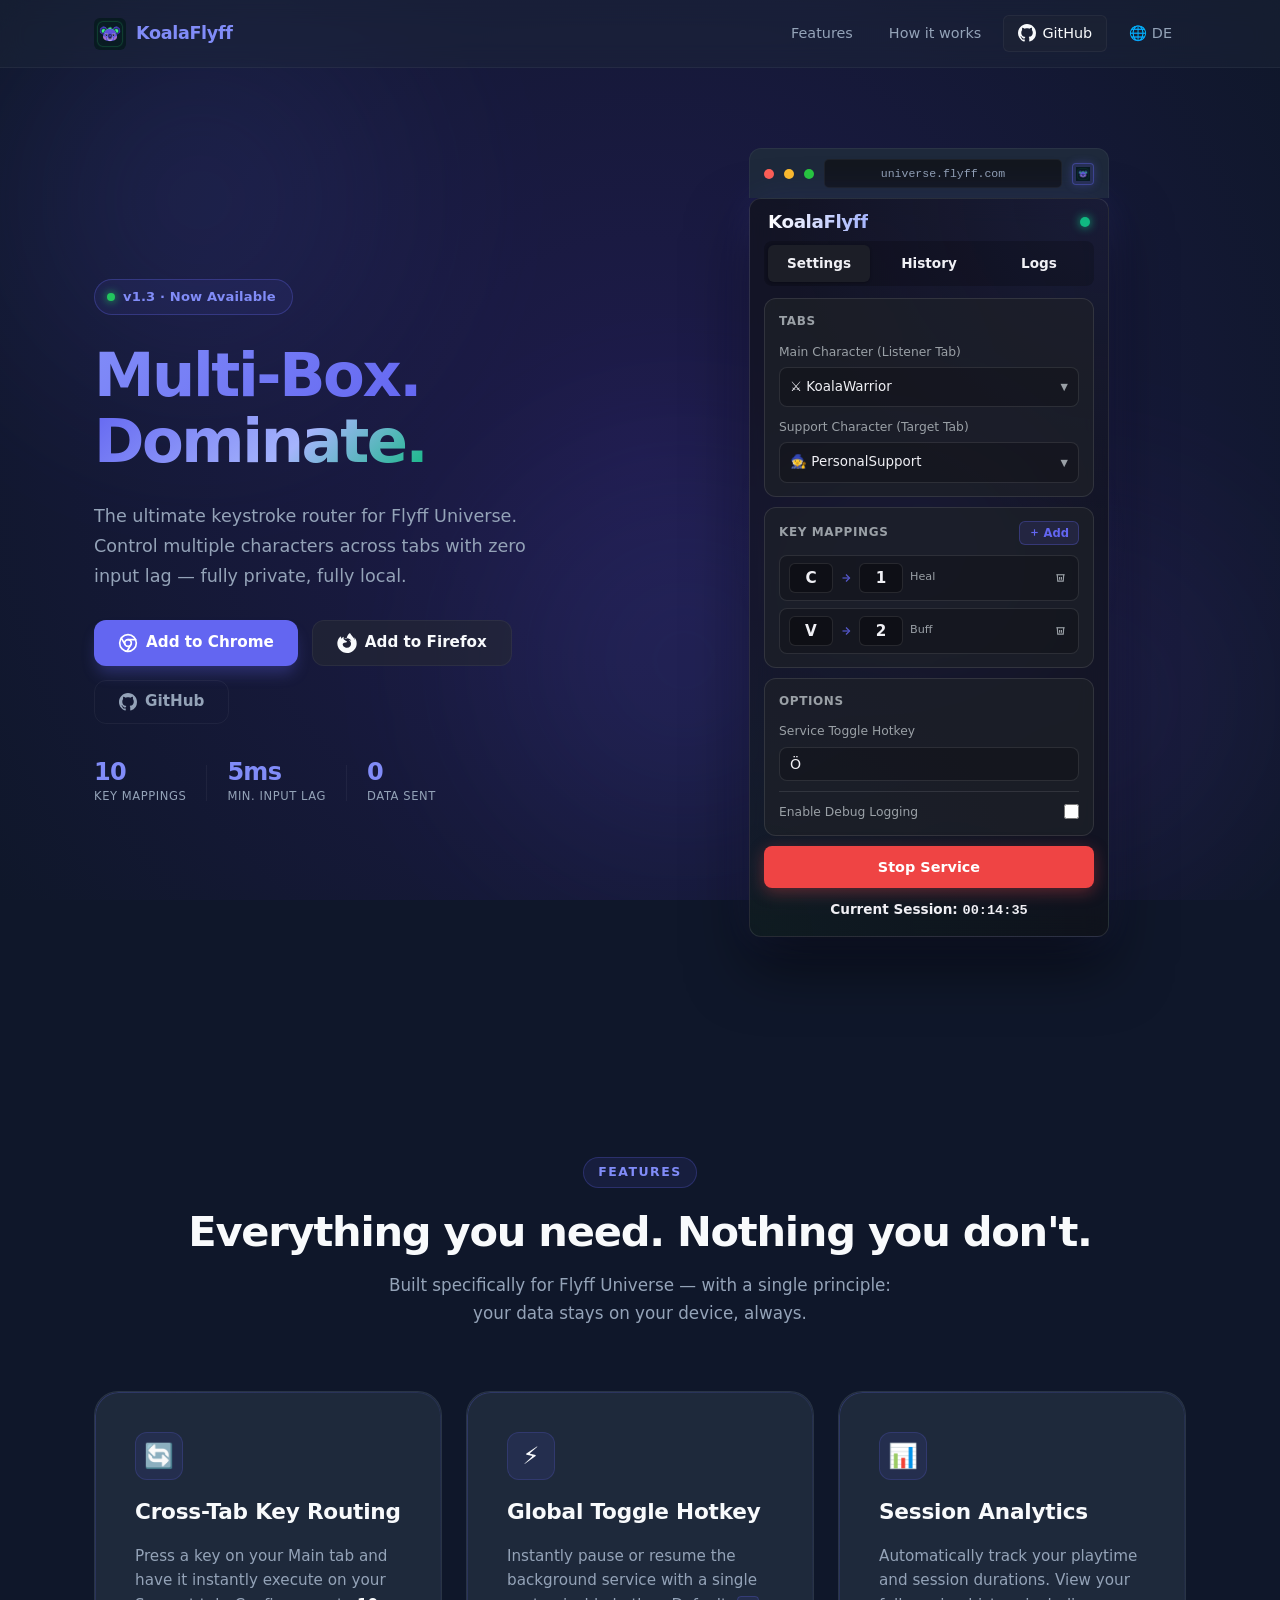
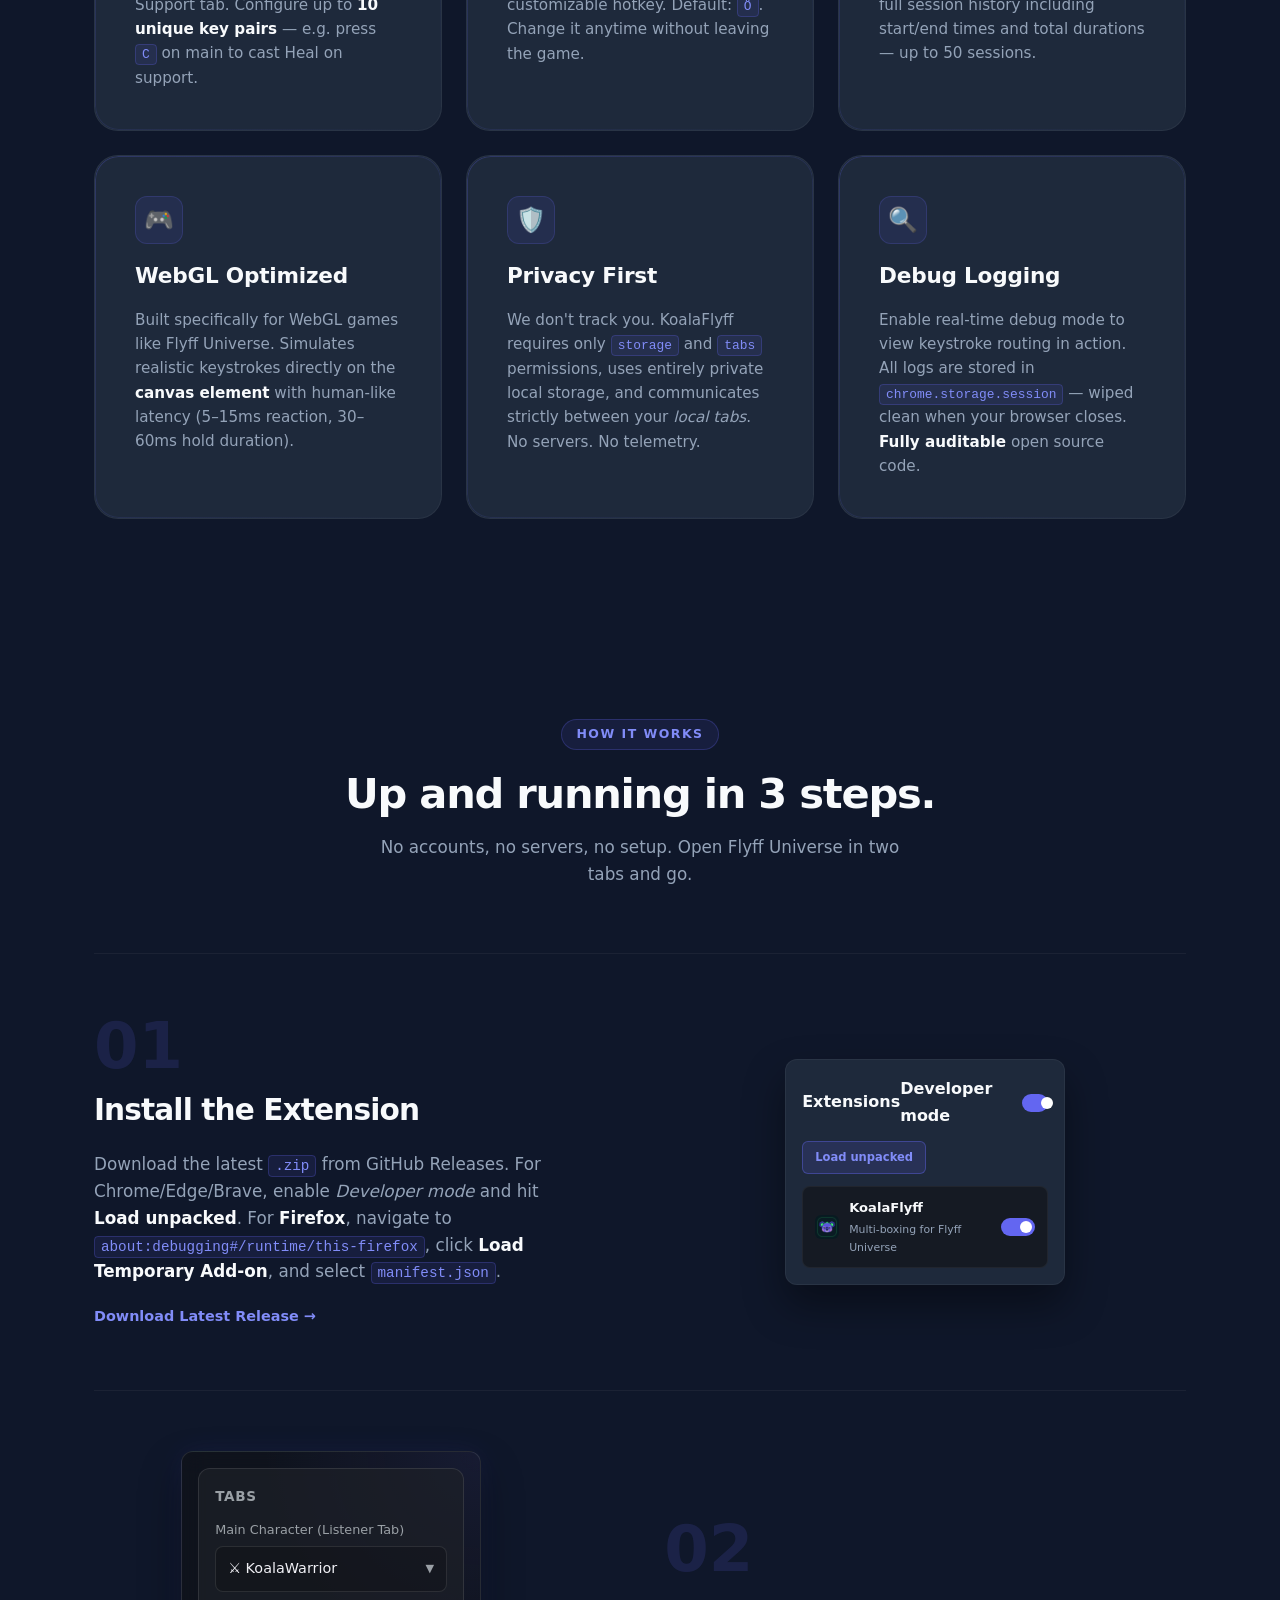
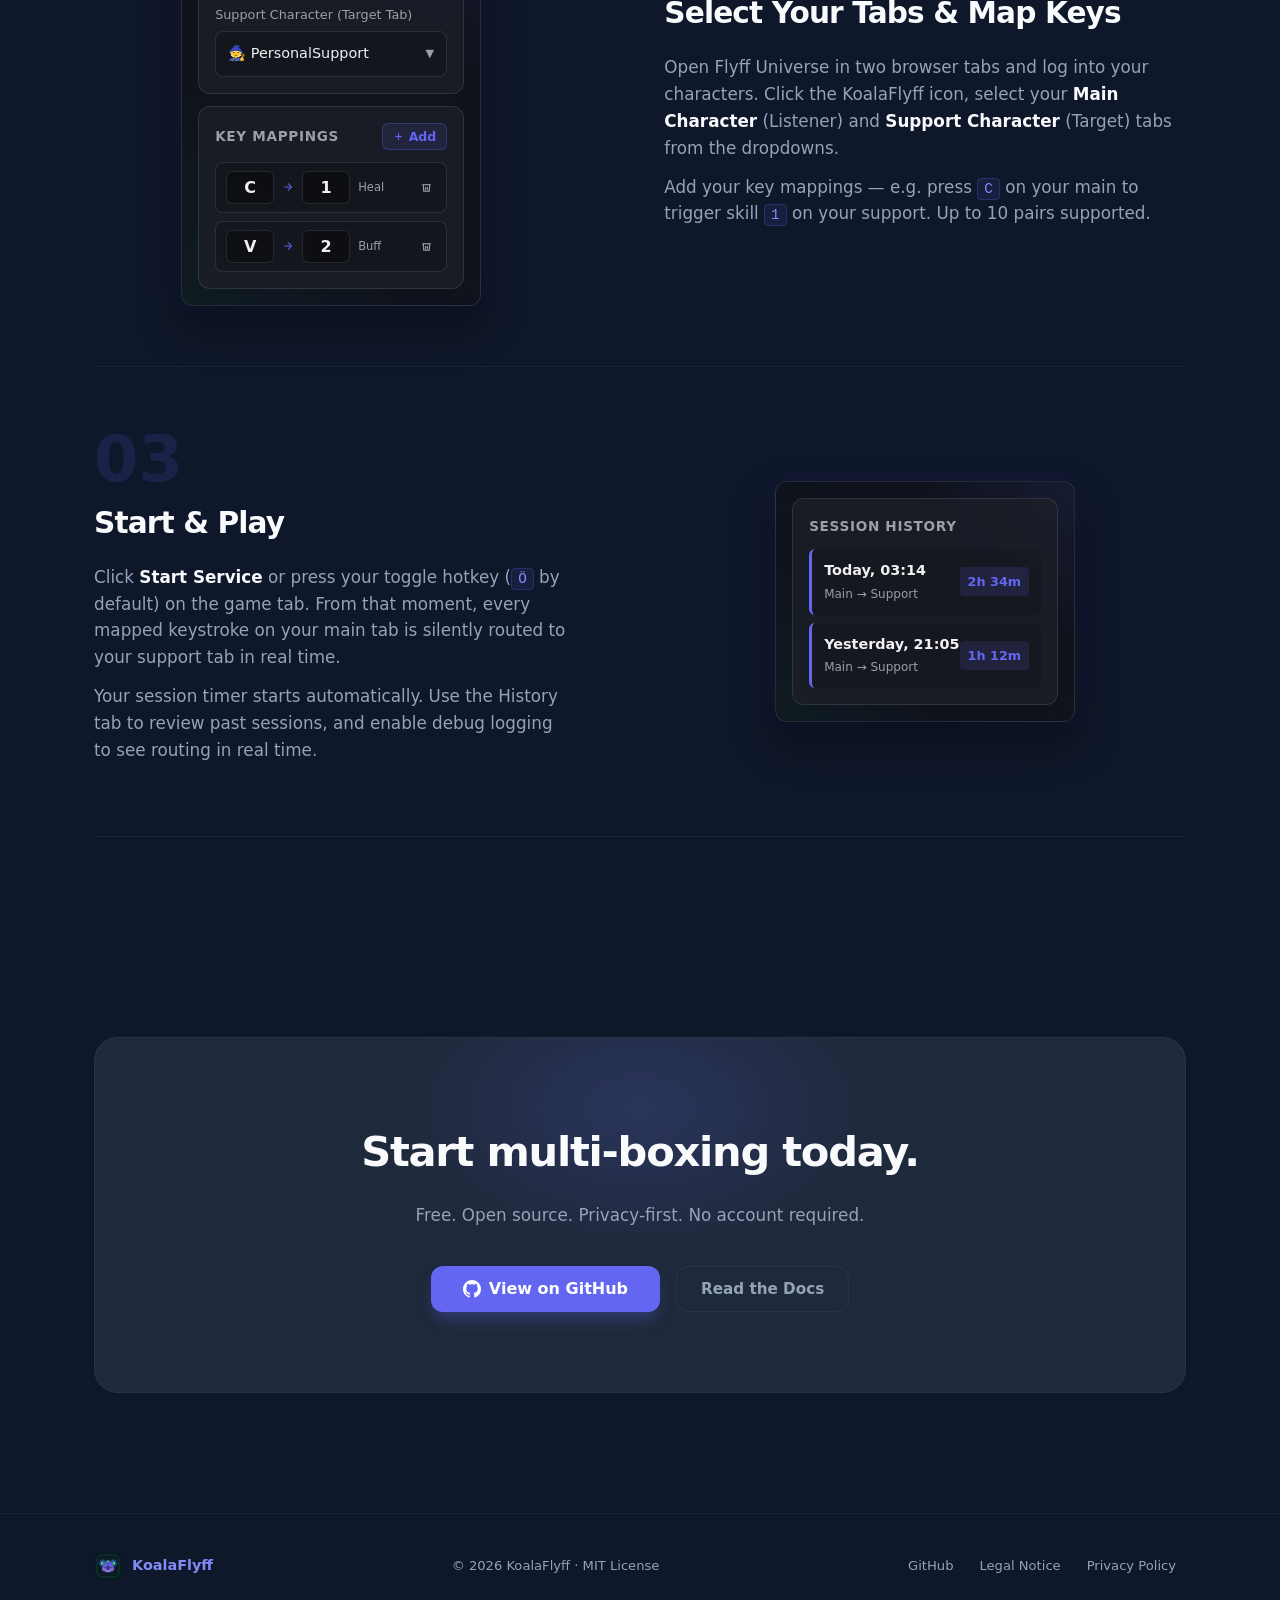
<file: website/index.html>
<!DOCTYPE html>
<html lang="en">
<head>
  <meta charset="UTF-8">
  <meta name="viewport" content="width=device-width, initial-scale=1.0">
  <title>KoalaFlyff — The Ultimate Multi-Boxing Companion for Flyff Universe</title>
  <meta name="description" content="KoalaFlyff is a privacy-first browser extension for Flyff Universe. Route keystrokes between tabs, track sessions, and multi-box effortlessly. Zero tracking. 100% local.">
  <meta property="og:title" content="KoalaFlyff — Multi-Boxing Made Easy.">
  <meta property="og:description" content="Cross-tab key mapper for Flyff Universe. Up to 10 key mappings, global toggle hotkey, session analytics — zero tracking.">
  <meta property="og:type" content="website">
  <meta property="og:url" content="https://koalaflyff.koalastuff.net">
  <meta name="theme-color" content="#0f172a">
  <link rel="canonical" href="https://koalaflyff.koalastuff.net">
  <link rel="icon" type="image/png" href="assets/icon.png">
  <link rel="stylesheet" href="style.css">
</head>
<body>

  <!-- Animated background blobs -->
  <div class="bg-blobs" aria-hidden="true">
    <div class="blob blob-1"></div>
    <div class="blob blob-2"></div>
    <div class="blob blob-3"></div>
  </div>

  <!-- ===================== NAV ===================== -->
  <nav class="nav" id="nav">
    <div class="nav-inner">
      <a href="/" class="nav-brand" aria-label="KoalaFlyff Home">
        <img src="assets/icon.png"
             alt="KoalaFlyff Logo" class="nav-logo" width="32" height="32">
        <span class="nav-brand-text">KoalaFlyff</span>
      </a>

      <ul class="nav-links" id="nav-links" role="list">
        <li><a href="#features" class="nav-link"><span lang="en">Features</span><span lang="de">Funktionen</span></a></li>
        <li><a href="#how-it-works" class="nav-link"><span lang="en">How it works</span><span lang="de">So funktioniert's</span></a></li>
        <li>
          <a href="https://github.com/Shik3i/FlyffUniverseHelper" target="_blank" rel="noopener noreferrer"
             class="nav-link nav-github-link" aria-label="GitHub Repository">
            <svg aria-hidden="true" width="18" height="18" viewBox="0 0 16 16" fill="currentColor">
              <path d="M8 0C3.58 0 0 3.58 0 8c0 3.54 2.29 6.53 5.47 7.59.4.07.55-.17.55-.38 0-.19-.01-.82-.01-1.49-2.01.37-2.53-.49-2.69-.94-.09-.23-.48-.94-.82-1.13-.28-.15-.68-.52-.01-.53.63-.01 1.08.58 1.23.82.72 1.21 1.87.87 2.33.66.07-.52.28-.87.51-1.07-1.78-.2-3.64-.89-3.64-3.95 0-.87.31-1.59.82-2.15-.08-.2-.36-1.02.08-2.12 0 0 .67-.21 2.2.82.64-.18 1.32-.27 2-.27.68 0 1.36.09 2 .27 1.53-1.04 2.2-.82 2.2-.82.44 1.1.16 1.92.08 2.12.51.56.82 1.27.82 2.15 0 3.07-1.87 3.75-3.65 3.95.29.25.54.73.54 1.48 0 1.07-.01 1.93-.01 2.2 0 .21.15.46.55.38A8.013 8.013 0 0016 8c0-4.42-3.58-8-8-8z"/>
            </svg>
            GitHub
          </a>
        </li>
        <li>
          <button class="lang-toggle nav-link" aria-label="Auf Deutsch wechseln">🌐 DE</button>
        </li>
      </ul>

      <button class="hamburger" id="hamburger" aria-label="Toggle navigation" aria-expanded="false">
        <span class="hamburger-bar"></span>
        <span class="hamburger-bar"></span>
        <span class="hamburger-bar"></span>
      </button>
    </div>
  </nav>

  <!-- ===================== HERO ===================== -->
  <section class="hero" id="home">
    <div class="hero-inner">
      <div class="hero-content">
        <div class="version-badge" data-reveal>
          <span class="version-dot"></span>
          <span lang="en">v1.3 &middot; Now Available</span>
          <span lang="de">v1.3 &middot; Jetzt verfügbar</span>
        </div>

        <h1 class="hero-title" data-reveal>
          <span lang="en">
            <span class="gradient-text">Multi-Box.</span><br>
            <span class="gradient-text-alt">Dominate.</span>
          </span>
          <span lang="de">
            <span class="gradient-text">Multi-Box.</span><br>
            <span class="gradient-text-alt">Dominiere.</span>
          </span>
        </h1>

        <p class="hero-subtitle" data-reveal>
          <span lang="en">The ultimate keystroke router for Flyff Universe. Control multiple characters across tabs with zero input lag — fully private, fully local.</span>
          <span lang="de">Der ultimative Tastendrucker-Router für Flyff Universe. Steuere mehrere Charaktere über Tabs hinweg mit null Eingabeverzögerung — vollständig privat, vollständig lokal.</span>
        </p>

        <div class="hero-ctas" data-reveal>
          <a href="https://github.com/Shik3i/FlyffUniverseHelper/releases/latest"
             target="_blank" rel="noopener noreferrer"
             class="btn btn-primary" id="cta-chrome">
            <svg aria-hidden="true" width="20" height="20" viewBox="0 0 24 24" fill="none" stroke="currentColor" stroke-width="2" stroke-linecap="round" stroke-linejoin="round">
              <circle cx="12" cy="12" r="10"/>
              <circle cx="12" cy="12" r="4"/>
              <line x1="21.17" y1="8" x2="12" y2="8"/>
              <line x1="3.95" y1="6.06" x2="8.54" y2="14"/>
              <line x1="10.88" y1="21.94" x2="15.46" y2="14"/>
            </svg>
            <span lang="en">Add to Chrome</span>
            <span lang="de">Zu Chrome hinzufügen</span>
          </a>
          <a href="https://github.com/Shik3i/FlyffUniverseHelper/releases/latest"
             target="_blank" rel="noopener noreferrer"
             class="btn btn-secondary btn-firefox-hero" id="cta-firefox">
            <svg aria-hidden="true" width="20" height="20" viewBox="0 0 24 24" fill="currentColor">
              <path d="M8.824 7.287c.008 0 .004 0 0 0zm-2.8-1.4c.006 0 .003 0 0 0zm16.754 2.161c-.505-1.215-1.53-2.528-2.333-2.943.654 1.283 1.033 2.57 1.177 3.53l.002.02c-1.314-3.278-3.544-4.6-5.366-7.477-.091-.147-.184-.292-.273-.446a3.545 3.545 0 01-.13-.24 2.118 2.118 0 01-.172-.46.03.03 0 00-.027-.03.038.038 0 00-.021 0l-.006.001a.037.037 0 00-.01.005L15.624 0c-2.585 1.515-3.657 4.168-3.932 5.856a6.197 6.197 0 00-2.305.587.297.297 0 00-.147.37c.057.162.24.24.396.17a5.622 5.622 0 012.008-.523l.067-.005a5.847 5.847 0 011.957.222l.095.03a5.816 5.816 0 01.616.228c.08.036.16.073.238.112l.107.055a5.835 5.835 0 01.368.211 5.953 5.953 0 012.034 2.104c-.62-.437-1.733-.868-2.803-.681 4.183 2.09 3.06 9.292-2.737 9.02a5.164 5.164 0 01-1.513-.292 4.42 4.42 0 01-.538-.232c-1.42-.735-2.593-2.121-2.74-3.806 0 0 .537-2 3.845-2 .357 0 1.38-.998 1.398-1.287-.005-.095-2.029-.9-2.817-1.677-.422-.416-.622-.616-.8-.767a3.47 3.47 0 00-.301-.227 5.388 5.388 0 01-.032-2.842c-1.195.544-2.124 1.403-2.8 2.163h-.006c-.46-.584-.428-2.51-.402-2.913-.006-.025-.343.176-.389.206-.406.29-.787.616-1.136.974-.397.403-.76.839-1.085 1.303a9.816 9.816 0 00-1.562 3.52c-.003.013-.11.487-.19 1.073-.013.09-.026.181-.037.272a7.8 7.8 0 00-.069.667l-.002.034-.023.387-.001.06C.386 18.795 5.593 24 12.016 24c5.752 0 10.527-4.176 11.463-9.661.02-.149.035-.298.052-.448.232-1.994-.025-4.09-.753-5.844z"/>
            </svg>
            <span lang="en">Add to Firefox</span>
            <span lang="de">Zu Firefox hinzufügen</span>
          </a>
          <a href="https://github.com/Shik3i/FlyffUniverseHelper/releases"
             target="_blank" rel="noopener noreferrer"
             class="btn btn-ghost" id="cta-github">
            <svg aria-hidden="true" width="18" height="18" viewBox="0 0 16 16" fill="currentColor">
              <path d="M8 0C3.58 0 0 3.58 0 8c0 3.54 2.29 6.53 5.47 7.59.4.07.55-.17.55-.38 0-.19-.01-.82-.01-1.49-2.01.37-2.53-.49-2.69-.94-.09-.23-.48-.94-.82-1.13-.28-.15-.68-.52-.01-.53.63-.01 1.08.58 1.23.82.72 1.21 1.87.87 2.33.66.07-.52.28-.87.51-1.07-1.78-.2-3.64-.89-3.64-3.95 0-.87.31-1.59.82-2.15-.08-.2-.36-1.02.08-2.12 0 0 .67-.21 2.2.82.64-.18 1.32-.27 2-.27.68 0 1.36.09 2 .27 1.53-1.04 2.2-.82 2.2-.82.44 1.1.16 1.92.08 2.12.51.56.82 1.27.82 2.15 0 3.07-1.87 3.75-3.65 3.95.29.25.54.73.54 1.48 0 1.07-.01 1.93-.01 2.2 0 .21.15.46.55.38A8.013 8.013 0 0016 8c0-4.42-3.58-8-8-8z"/>
            </svg>
            <span lang="en">GitHub</span>
            <span lang="de">GitHub</span>
          </a>
        </div>

        <div class="hero-stats" data-reveal>
          <div class="stat">
            <span class="stat-value">10</span>
            <span class="stat-label">
              <span lang="en">Key Mappings</span>
              <span lang="de">Tastenmappings</span>
            </span>
          </div>
          <div class="stat-divider" aria-hidden="true"></div>
          <div class="stat">
            <span class="stat-value">5ms</span>
            <span class="stat-label">
              <span lang="en">Min. Input Lag</span>
              <span lang="de">Min. Eingabeverzögerung</span>
            </span>
          </div>
          <div class="stat-divider" aria-hidden="true"></div>
          <div class="stat">
            <span class="stat-value">0</span>
            <span class="stat-label">
              <span lang="en">Data Sent</span>
              <span lang="de">Gesendete Daten</span>
            </span>
          </div>
        </div>
      </div>

      <!-- Faithful popup mockup -->
      <div class="hero-mockup" data-reveal aria-label="KoalaFlyff popup interface preview">
        <!-- Browser chrome bar -->
        <div class="mockup-browser-bar">
          <span class="mockup-dot mockup-dot-red"></span>
          <span class="mockup-dot mockup-dot-yellow"></span>
          <span class="mockup-dot mockup-dot-green"></span>
          <span class="mockup-url-bar">universe.flyff.com</span>
          <div class="mockup-ext-icon" title="KoalaFlyff active">
            <img src="assets/icon.png" alt="KoalaFlyff icon" width="16" height="16">
          </div>
        </div>

        <!-- Popup — mirrors popup.html + popup.css exactly -->
        <div class="popup-mockup">

          <!-- Header: gradient title + indicator dot -->
          <div class="pm-header">
            <h2 class="pm-title-gradient">KoalaFlyff</h2>
            <div class="pm-indicator pm-indicator-active" id="mockup-indicator"></div>
          </div>

          <!-- Tabs -->
          <div class="pm-tabs">
            <span class="pm-tab pm-tab-active" data-panel="panel-settings">Settings</span>
            <span class="pm-tab" data-panel="panel-history">History</span>
            <span class="pm-tab" data-panel="panel-logs">Logs</span>
          </div>

          <!-- Settings panel -->
          <div class="pm-body pm-panel-active" id="panel-settings">

            <!-- Card: Tabs -->
            <div class="pm-card">
              <span class="pm-card-label">Tabs</span>
              <div class="pm-form-group">
                <label class="pm-label">
                  <span lang="en">Main Character (Listener Tab)</span>
                  <span lang="de">Hauptcharakter (Listener-Tab)</span>
                </label>
                <div class="pm-select-fake">
                  <span class="pm-select-value">⚔️ KoalaWarrior</span>
                  <span class="pm-select-arrow">▼</span>
                </div>
              </div>
              <div class="pm-form-group">
                <label class="pm-label">
                  <span lang="en">Support Character (Target Tab)</span>
                  <span lang="de">Supportcharakter (Ziel-Tab)</span>
                </label>
                <div class="pm-select-fake">
                  <span class="pm-select-value">🧙 PersonalSupport</span>
                  <span class="pm-select-arrow">▼</span>
                </div>
              </div>
            </div>

            <!-- Card: Key Mappings -->
            <div class="pm-card">
              <div class="pm-card-header-row">
                <span class="pm-card-label">Key Mappings</span>
                <button class="pm-add-btn" tabindex="-1">
                  <svg viewBox="0 0 24 24" width="11" height="11" stroke="currentColor" stroke-width="2.5" fill="none"><line x1="12" y1="5" x2="12" y2="19"/><line x1="5" y1="12" x2="19" y2="12"/></svg>
                  Add
                </button>
              </div>
              <div class="pm-mappings">
                <div class="pm-map-row">
                  <input class="pm-key-input" value="C" readonly tabindex="-1">
                  <svg class="pm-map-arrow" width="12" height="12" viewBox="0 0 24 24" fill="none" stroke="currentColor" stroke-width="2.5"><line x1="5" y1="12" x2="19" y2="12"/><polyline points="12 5 19 12 12 19"/></svg>
                  <input class="pm-key-input" value="1" readonly tabindex="-1">
                  <span class="pm-map-hint">
                    <span lang="en">Heal</span><span lang="de">Heilen</span>
                  </span>
                  <button class="pm-map-del" tabindex="-1" aria-hidden="true">
                    <svg viewBox="0 0 24 24" width="11" height="11" stroke="currentColor" stroke-width="2.5" fill="none"><polyline points="3 6 5 6 21 6"/><path d="M19 6l-1 14H6L5 6"/><path d="M10 11v6M14 11v6"/></svg>
                  </button>
                </div>
                <div class="pm-map-row">
                  <input class="pm-key-input" value="V" readonly tabindex="-1">
                  <svg class="pm-map-arrow" width="12" height="12" viewBox="0 0 24 24" fill="none" stroke="currentColor" stroke-width="2.5"><line x1="5" y1="12" x2="19" y2="12"/><polyline points="12 5 19 12 12 19"/></svg>
                  <input class="pm-key-input" value="2" readonly tabindex="-1">
                  <span class="pm-map-hint">Buff</span>
                  <button class="pm-map-del" tabindex="-1" aria-hidden="true">
                    <svg viewBox="0 0 24 24" width="11" height="11" stroke="currentColor" stroke-width="2.5" fill="none"><polyline points="3 6 5 6 21 6"/><path d="M19 6l-1 14H6L5 6"/><path d="M10 11v6M14 11v6"/></svg>
                  </button>
                </div>
              </div>
            </div>

            <!-- Card: Options -->
            <div class="pm-card">
              <span class="pm-card-label">Options</span>
              <div class="pm-form-group">
                <label class="pm-label">
                  <span lang="en">Service Toggle Hotkey</span>
                  <span lang="de">Service-Toggle-Hotkey</span>
                </label>
                <input class="pm-hotkey-input" value="Ö" readonly tabindex="-1">
              </div>
              <div class="pm-checkbox-row">
                <label class="pm-label" style="flex:1">
                  <span lang="en">Enable Debug Logging</span>
                  <span lang="de">Debug-Protokoll aktivieren</span>
                </label>
                <input type="checkbox" tabindex="-1" aria-hidden="true">
              </div>
            </div>

            <!-- Start/Stop Button -->
            <button class="pm-start-btn pm-start-active" tabindex="-1">
              <span lang="en">Stop Service</span>
              <span lang="de">Service stoppen</span>
              <div class="pm-btn-glow"></div>
            </button>

            <!-- Live timer -->
            <div class="pm-live-timer">
              <span lang="en">Current Session:</span>
              <span lang="de">Aktuelle Session:</span>
              <span class="pm-timer-val" id="mockup-timer">00:14:32</span>
            </div>

          </div><!-- /panel-settings -->

          <!-- History panel -->
          <div class="pm-body" id="panel-history" style="display: none;">
            <div class="pm-card">
              <span class="pm-card-label">Session History</span>
              <div class="pm-history-list">
                <div class="pm-history-item">
                  <div class="pm-history-info">
                    <strong>Today, 03:14</strong>
                    <span>Main → Support</span>
                  </div>
                  <span class="pm-history-badge">2h 34m</span>
                </div>
                <div class="pm-history-item">
                  <div class="pm-history-info">
                    <strong>Yesterday, 21:05</strong>
                    <span>Main → Support</span>
                  </div>
                  <span class="pm-history-badge">1h 12m</span>
                </div>
                <div class="pm-history-item">
                  <div class="pm-history-info">
                    <strong>2 days ago</strong>
                    <span>Main → Support</span>
                  </div>
                  <span class="pm-history-badge">3h 01m</span>
                </div>
              </div>
            </div>
          </div><!-- /panel-history -->

          <!-- Logs panel -->
          <div class="pm-body" id="panel-logs" style="display: none;">
            <div class="pm-card">
              <span class="pm-card-label">System Logs</span>
              <div class="pm-logs-list">
                <div class="pm-log-item">
                  <span class="pm-log-time">14:32:05</span>
                  <span class="pm-log-text">Key 'C' routed from Tab A to Tab B</span>
                </div>
                <div class="pm-log-item">
                  <span class="pm-log-time">14:32:08</span>
                  <span class="pm-log-text">Key 'V' routed from Tab A to Tab B</span>
                </div>
                <div class="pm-log-item">
                  <span class="pm-log-time">14:33:12</span>
                  <span class="pm-log-text">Service started via hotkey</span>
                </div>
              </div>
            </div>
          </div><!-- /panel-logs -->
        </div><!-- /popup-mockup -->
      </div>
    </div>
  </section>

  <!-- ===================== FEATURES ===================== -->
  <section class="features" id="features">
    <div class="container">
      <div class="section-header" data-reveal>
        <span class="section-label">
          <span lang="en">Features</span>
          <span lang="de">Funktionen</span>
        </span>
        <h2 class="section-title">
          <span lang="en">Everything you need. Nothing you don't.</span>
          <span lang="de">Alles was du brauchst. Sonst nichts.</span>
        </h2>
        <p class="section-subtitle">
          <span lang="en">Built specifically for Flyff Universe — with a single principle: your data stays on your device, always.</span>
          <span lang="de">Entwickelt speziell für Flyff Universe — nach einem klaren Prinzip: Deine Daten gehören dir und bleiben lokal.</span>
        </p>
      </div>

      <div class="features-grid">
        <article class="feature-card" data-reveal>
          <div class="feature-icon-wrap">
            <span class="feature-icon" aria-hidden="true">🔄</span>
          </div>
          <h3 class="feature-title">
            <span lang="en">Cross-Tab Key Routing</span>
            <span lang="de">Tab-übergreifendes Tastenrouting</span>
          </h3>
          <p class="feature-desc">
            <span lang="en">Press a key on your Main tab and have it instantly execute on your Support tab. Configure up to <strong>10 unique key pairs</strong> — e.g. press <code>C</code> on main to cast Heal on support.</span>
            <span lang="de">Drücke eine Taste auf deinem Haupttab und sie wird sofort auf deinem Supporttab ausgeführt. Konfiguriere bis zu <strong>10 einzigartige Tastenpaare</strong> — z.B. drücke <code>C</code> auf Main um Heal auf dem Support zu wirken.</span>
          </p>
        </article>

        <article class="feature-card" data-reveal>
          <div class="feature-icon-wrap">
            <span class="feature-icon" aria-hidden="true">⚡</span>
          </div>
          <h3 class="feature-title">
            <span lang="en">Global Toggle Hotkey</span>
            <span lang="de">Globaler Toggle-Hotkey</span>
          </h3>
          <p class="feature-desc">
            <span lang="en">Instantly pause or resume the background service with a single customizable hotkey. Default: <code>Ö</code>. Change it anytime without leaving the game.</span>
            <span lang="de">Pausiere oder setze den Hintergrunddienst mit einem einzigen anpassbaren Hotkey fort. Standard: <code>Ö</code>. Jederzeit änderbar, ohne das Spiel zu verlassen.</span>
          </p>
        </article>

        <article class="feature-card" data-reveal>
          <div class="feature-icon-wrap">
            <span class="feature-icon" aria-hidden="true">📊</span>
          </div>
          <h3 class="feature-title">
            <span lang="en">Session Analytics</span>
            <span lang="de">Session-Analytik</span>
          </h3>
          <p class="feature-desc">
            <span lang="en">Automatically track your playtime and session durations. View your full session history including start/end times and total durations — up to 50 sessions.</span>
            <span lang="de">Verfolge automatisch deine Spielzeit und Session-Dauer. Sieh dir deine vollständige Session-Historie an — bis zu 50 Sessions mit Start-/Endzeiten.</span>
          </p>
        </article>

        <article class="feature-card" data-reveal>
          <div class="feature-icon-wrap">
            <span class="feature-icon" aria-hidden="true">🎮</span>
          </div>
          <h3 class="feature-title">
            <span lang="en">WebGL Optimized</span>
            <span lang="de">WebGL-optimiert</span>
          </h3>
          <p class="feature-desc">
            <span lang="en">Built specifically for WebGL games like Flyff Universe. Simulates realistic keystrokes directly on the <strong>canvas element</strong> with human-like latency (5–15ms reaction, 30–60ms hold duration).</span>
            <span lang="de">Speziell für WebGL-Spiele wie Flyff Universe gebaut. Simuliert realistische Tastenanschläge direkt auf dem <strong>Canvas-Element</strong> mit menschenähnlicher Latenz (5–15ms Reaktion, 30–60ms Haltedauer).</span>
          </p>
        </article>

        <article class="feature-card" data-reveal>
          <div class="feature-icon-wrap">
            <span class="feature-icon" aria-hidden="true">🛡️</span>
          </div>
          <h3 class="feature-title">
            <span lang="en">Privacy First</span>
            <span lang="de">Privatsphäre zuerst</span>
          </h3>
          <p class="feature-desc">
            <span lang="en">We don't track you. KoalaFlyff requires only <code>storage</code> and <code>tabs</code> permissions, uses entirely private local storage, and communicates strictly between your <em>local tabs</em>. No servers. No telemetry.</span>
            <span lang="de">Wir tracken dich nicht. KoalaFlyff benötigt nur <code>storage</code> und <code>tabs</code>-Berechtigungen, nutzt ausschließlich lokalen Speicher und kommuniziert strikt zwischen deinen <em>lokalen Tabs</em>. Keine Server. Keine Telemetrie.</span>
          </p>
        </article>

        <article class="feature-card" data-reveal>
          <div class="feature-icon-wrap">
            <span class="feature-icon" aria-hidden="true">🔍</span>
          </div>
          <h3 class="feature-title">
            <span lang="en">Debug Logging</span>
            <span lang="de">Debug-Protokollierung</span>
          </h3>
          <p class="feature-desc">
            <span lang="en">Enable real-time debug mode to view keystroke routing in action. All logs are stored in <code>chrome.storage.session</code> — wiped clean when your browser closes. <strong>Fully auditable</strong> open source code.</span>
            <span lang="de">Aktiviere den Echtzeit-Debug-Modus, um das Tastenrouting live zu beobachten. Alle Logs werden in <code>chrome.storage.session</code> gespeichert — werden beim Schließen des Browsers gelöscht. <strong>Vollständig prüfbarer</strong> Open-Source-Code.</span>
          </p>
        </article>
      </div>
    </div>
  </section>

  <!-- ===================== HOW IT WORKS ===================== -->
  <section class="how-it-works" id="how-it-works">
    <div class="container">
      <div class="section-header" data-reveal>
        <span class="section-label">
          <span lang="en">How it works</span>
          <span lang="de">So funktioniert's</span>
        </span>
        <h2 class="section-title">
          <span lang="en">Up and running in 3 steps.</span>
          <span lang="de">In 3 Schritten startklar.</span>
        </h2>
        <p class="section-subtitle">
          <span lang="en">No accounts, no servers, no setup. Open Flyff Universe in two tabs and go.</span>
          <span lang="de">Keine Accounts, keine Server, kein Setup. Öffne Flyff Universe in zwei Tabs und lege los.</span>
        </p>
      </div>

      <!-- Step 1 -->
      <div class="step step-odd" data-reveal>
        <div class="step-content">
          <div class="step-number" aria-label="Step 1">01</div>
          <h3 class="step-title">
            <span lang="en">Install the Extension</span>
            <span lang="de">Erweiterung installieren</span>
          </h3>
          <p class="step-desc">
            <span lang="en">Download the latest <code>.zip</code> from GitHub Releases. For <strong></strong>Chrome/Edge/Brave</strong>, enable <em>Developer mode</em> and hit <strong>Load unpacked</strong>. For <strong>Firefox</strong>, navigate to <code>about:debugging#/runtime/this-firefox</code>, click <strong>Load Temporary Add-on</strong>, and select <code>manifest.json</code>.</span>
            <span lang="de">Lade das neueste <code>.zip</code> aus den GitHub-Releases. Für <strong>Chrome/Edge/Brave</strong> aktiviere den <em>Entwicklermodus</em> und klicke auf <strong>„Entpackte Erweiterung laden"</strong>. Für <strong>Firefox</strong> navigiere zu <code>about:debugging#/runtime/this-firefox</code>, klicke auf <strong>„Temporäres Add-on laden"</strong> und wähle <code>manifest.json</code>.</span>
          </p>
          <a href="https://github.com/Shik3i/FlyffUniverseHelper/releases/latest"
             target="_blank" rel="noopener noreferrer"
             class="step-link">
            <span lang="en">Download Latest Release &rarr;</span>
            <span lang="de">Neuestes Release herunterladen &rarr;</span>
          </a>
        </div>
        <div class="step-visual" aria-hidden="true">
          <div class="visual-install-compact">
            <div class="vi-row vi-row-header">
              <span>Extensions</span>
              <div class="vi-toggle-wrap">
                <span class="vi-toggle-label">Developer mode</span>
                <div class="vi-toggle vi-toggle-on"></div>
              </div>
            </div>
            <div class="vi-btn-row">
              <div class="vi-chip vi-chip-active">Load unpacked</div>
            </div>
            <div class="vi-ext-card">
              <img src="assets/icon.png" alt="" width="24" height="24">
              <div class="vi-ext-info">
                <span class="vi-ext-name">KoalaFlyff</span>
                <span class="vi-ext-desc">Multi-boxing for Flyff Universe</span>
              </div>
              <div class="vi-ext-toggle vi-toggle vi-toggle-on"></div>
            </div>
          </div>
        </div>
      </div>

      <!-- Step 2 -->
      <div class="step step-even" data-reveal>
        <div class="step-visual" aria-hidden="true">
          <div class="visual-popup-compact">
            <!-- Card: Tabs Selection -->
            <div class="vp-card">
              <span class="vp-card-label">Tabs</span>
              <div class="vp-form-group">
                <label class="vp-label">Main Character (Listener Tab)</label>
                <div class="vp-select-fake">
                  <span class="vp-select-value">⚔️ KoalaWarrior</span>
                  <span class="vp-select-arrow">▼</span>
                </div>
              </div>
              <div class="vp-form-group">
                <label class="vp-label">Support Character (Target Tab)</label>
                <div class="vp-select-fake">
                  <span class="vp-select-value">🧙 PersonalSupport</span>
                  <span class="vp-select-arrow">▼</span>
                </div>
              </div>
            </div>

            <!-- Card: Key Mappings -->
            <div class="vp-card">
              <div class="vp-card-header-row">
                <span class="vp-card-label">Key Mappings</span>
                <button class="vp-add-btn" tabindex="-1">
                  <svg viewBox="0 0 24 24" width="11" height="11" stroke="currentColor" stroke-width="2.5" fill="none"><line x1="12" y1="5" x2="12" y2="19"/><line x1="5" y1="12" x2="19" y2="12"/></svg>
                  Add
                </button>
              </div>
              <div class="vp-mappings">
                <div class="vp-map-row">
                  <input class="vp-key-input" value="C" readonly tabindex="-1">
                  <svg class="vp-map-arrow" width="12" height="12" viewBox="0 0 24 24" fill="none" stroke="currentColor" stroke-width="2.5"><line x1="5" y1="12" x2="19" y2="12"/><polyline points="12 5 19 12 12 19"/></svg>
                  <input class="vp-key-input" value="1" readonly tabindex="-1">
                  <span class="vp-map-hint">Heal</span>
                  <button class="vp-map-del" tabindex="-1" aria-hidden="true">
                    <svg viewBox="0 0 24 24" width="11" height="11" stroke="currentColor" stroke-width="2.5" fill="none"><polyline points="3 6 5 6 21 6"/><path d="M19 6l-1 14H6L5 6"/><path d="M10 11v6M14 11v6"/></svg>
                  </button>
                </div>
                <div class="vp-map-row">
                  <input class="vp-key-input" value="V" readonly tabindex="-1">
                  <svg class="vp-map-arrow" width="12" height="12" viewBox="0 0 24 24" fill="none" stroke="currentColor" stroke-width="2.5"><line x1="5" y1="12" x2="19" y2="12"/><polyline points="12 5 19 12 12 19"/></svg>
                  <input class="vp-key-input" value="2" readonly tabindex="-1">
                  <span class="vp-map-hint">Buff</span>
                  <button class="vp-map-del" tabindex="-1" aria-hidden="true">
                    <svg viewBox="0 0 24 24" width="11" height="11" stroke="currentColor" stroke-width="2.5" fill="none"><polyline points="3 6 5 6 21 6"/><path d="M19 6l-1 14H6L5 6"/><path d="M10 11v6M14 11v6"/></svg>
                  </button>
                </div>
              </div>
            </div>
          </div>
        </div>
        <div class="step-content">
          <div class="step-number" aria-label="Step 2">02</div>
          <h3 class="step-title">
            <span lang="en">Select Your Tabs &amp; Map Keys</span>
            <span lang="de">Tabs auswählen &amp; Tasten mappen</span>
          </h3>
          <p class="step-desc">
            <span lang="en">Open Flyff Universe in two browser tabs and log into your characters. Click the KoalaFlyff icon, select your <strong>Main Character</strong> (Listener) and <strong>Support Character</strong> (Target) tabs from the dropdowns.</span>
            <span lang="de">Öffne Flyff Universe in zwei Browser-Tabs und logge dich in deine Charaktere ein. Klicke auf das KoalaFlyff-Symbol, wähle deinen <strong>Hauptcharakter</strong> (Listener) und <strong>Supportcharakter</strong> (Ziel) aus den Dropdowns.</span>
          </p>
          <p class="step-desc">
            <span lang="en">Add your key mappings — e.g. press <code>C</code> on your main to trigger skill <code>1</code> on your support. Up to 10 pairs supported.</span>
            <span lang="de">Füge deine Tastenmappings hinzu — z.B. drücke <code>C</code> auf deinem Hauptcharakter um Skill <code>1</code> auf deinem Support auszulösen. Bis zu 10 Paare werden unterstützt.</span>
          </p>
        </div>
      </div>

      <!-- Step 3 -->
      <div class="step step-odd" data-reveal>
        <div class="step-content">
          <div class="step-number" aria-label="Step 3">03</div>
          <h3 class="step-title">
            <span lang="en">Start &amp; Play</span>
            <span lang="de">Starten &amp; Spielen</span>
          </h3>
          <p class="step-desc">
            <span lang="en">Click <strong>Start Service</strong> or press your toggle hotkey (<code>Ö</code> by default) on the game tab. From that moment, every mapped keystroke on your main tab is silently routed to your support tab in real time.</span>
            <span lang="de">Klicke auf <strong>Service starten</strong> oder drücke deinen Toggle-Hotkey (<code>Ö</code> standardmäßig) auf dem Spiel-Tab. Ab diesem Moment wird jeder gemappte Tastenanschlag auf deinem Haupttab still an deinen Supporttab weitergeleitet.</span>
          </p>
          <p class="step-desc">
            <span lang="en">Your session timer starts automatically. Use the History tab to review past sessions, and enable debug logging to see routing in real time.</span>
            <span lang="de">Dein Session-Timer startet automatisch. Nutze den Verlauf-Tab, um vergangene Sessions zu überprüfen, und aktiviere die Debug-Protokollierung für Echtzeit-Routing-Infos.</span>
          </p>
        </div>
        <div class="step-visual" aria-hidden="true">
          <div class="visual-popup-compact">
            <!-- Card: Session History (fokussierter Ausschnitt) -->
            <div class="vp-card">
              <span class="vp-card-label">Session History</span>
              <div class="vp-history-list">
                <div class="vp-history-item">
                  <div class="vp-history-info">
                    <strong>Today, 03:14</strong>
                    <span>Main → Support</span>
                  </div>
                  <span class="vp-history-badge">2h 34m</span>
                </div>
                <div class="vp-history-item">
                  <div class="vp-history-info">
                    <strong>Yesterday, 21:05</strong>
                    <span>Main → Support</span>
                  </div>
                  <span class="vp-history-badge">1h 12m</span>
                </div>
              </div>
            </div>
          </div>
        </div>
      </div>

    </div>
  </section>

  <!-- ===================== CTA ===================== -->
  <section class="cta-section" id="cta">
    <div class="container">
      <div class="cta-box" data-reveal>
        <div class="cta-glow" aria-hidden="true"></div>
        <h2 class="cta-title">
          <span lang="en">Start multi-boxing today.</span>
          <span lang="de">Starte noch heute mit Multi-Boxing.</span>
        </h2>
        <p class="cta-subtitle">
          <span lang="en">Free. Open source. Privacy-first. No account required.</span>
          <span lang="de">Kostenlos. Open Source. Privatsphäre-freundlich. Kein Account nötig.</span>
        </p>
        <div class="cta-buttons">
          <a href="https://github.com/Shik3i/FlyffUniverseHelper"
             target="_blank" rel="noopener noreferrer"
             class="btn btn-primary btn-lg" id="cta-bottom-github">
            <svg aria-hidden="true" width="18" height="18" viewBox="0 0 16 16" fill="currentColor">
              <path d="M8 0C3.58 0 0 3.58 0 8c0 3.54 2.29 6.53 5.47 7.59.4.07.55-.17.55-.38 0-.19-.01-.82-.01-1.49-2.01.37-2.53-.49-2.69-.94-.09-.23-.48-.94-.82-1.13-.28-.15-.68-.52-.01-.53.63-.01 1.08.58 1.23.82.72 1.21 1.87.87 2.33.66.07-.52.28-.87.51-1.07-1.78-.2-3.64-.89-3.64-3.95 0-.87.31-1.59.82-2.15-.08-.2-.36-1.02.08-2.12 0 0 .67-.21 2.2.82.64-.18 1.32-.27 2-.27.68 0 1.36.09 2 .27 1.53-1.04 2.2-.82 2.2-.82.44 1.1.16 1.92.08 2.12.51.56.82 1.27.82 2.15 0 3.07-1.87 3.75-3.65 3.95.29.25.54.73.54 1.48 0 1.07-.01 1.93-.01 2.2 0 .21.15.46.55.38A8.013 8.013 0 0016 8c0-4.42-3.58-8-8-8z"/>
            </svg>
            <span lang="en">View on GitHub</span>
            <span lang="de">Auf GitHub ansehen</span>
          </a>
          <a href="https://github.com/Shik3i/FlyffUniverseHelper/blob/main/README.md"
             target="_blank" rel="noopener noreferrer"
             class="btn btn-ghost" id="cta-bottom-docs">
            <span lang="en">Read the Docs</span>
            <span lang="de">Dokumentation lesen</span>
          </a>
        </div>
      </div>
    </div>
  </section>

  <!-- ===================== FOOTER ===================== -->
  <footer class="footer">
    <div class="container">
      <div class="footer-inner">
        <div class="footer-brand">
          <img src="assets/icon.png"
               alt="KoalaFlyff Logo" width="28" height="28">
          <span class="footer-name">KoalaFlyff</span>
        </div>
        <p class="footer-copy">&copy; 2026 KoalaFlyff &middot; MIT License</p>
        <nav class="footer-links" aria-label="Footer navigation">
          <a href="https://github.com/Shik3i/FlyffUniverseHelper" target="_blank" rel="noopener noreferrer" class="footer-link">GitHub</a>
          <a href="impressum.html" class="footer-link"><span lang="en">Legal Notice</span><span lang="de">Impressum</span></a>
          <a href="datenschutz.html" class="footer-link"><span lang="en">Privacy Policy</span><span lang="de">Datenschutz</span></a>
        </nav>
      </div>
    </div>
  </footer>

  <script src="app.js" defer></script>
</body>
</html>
</file>
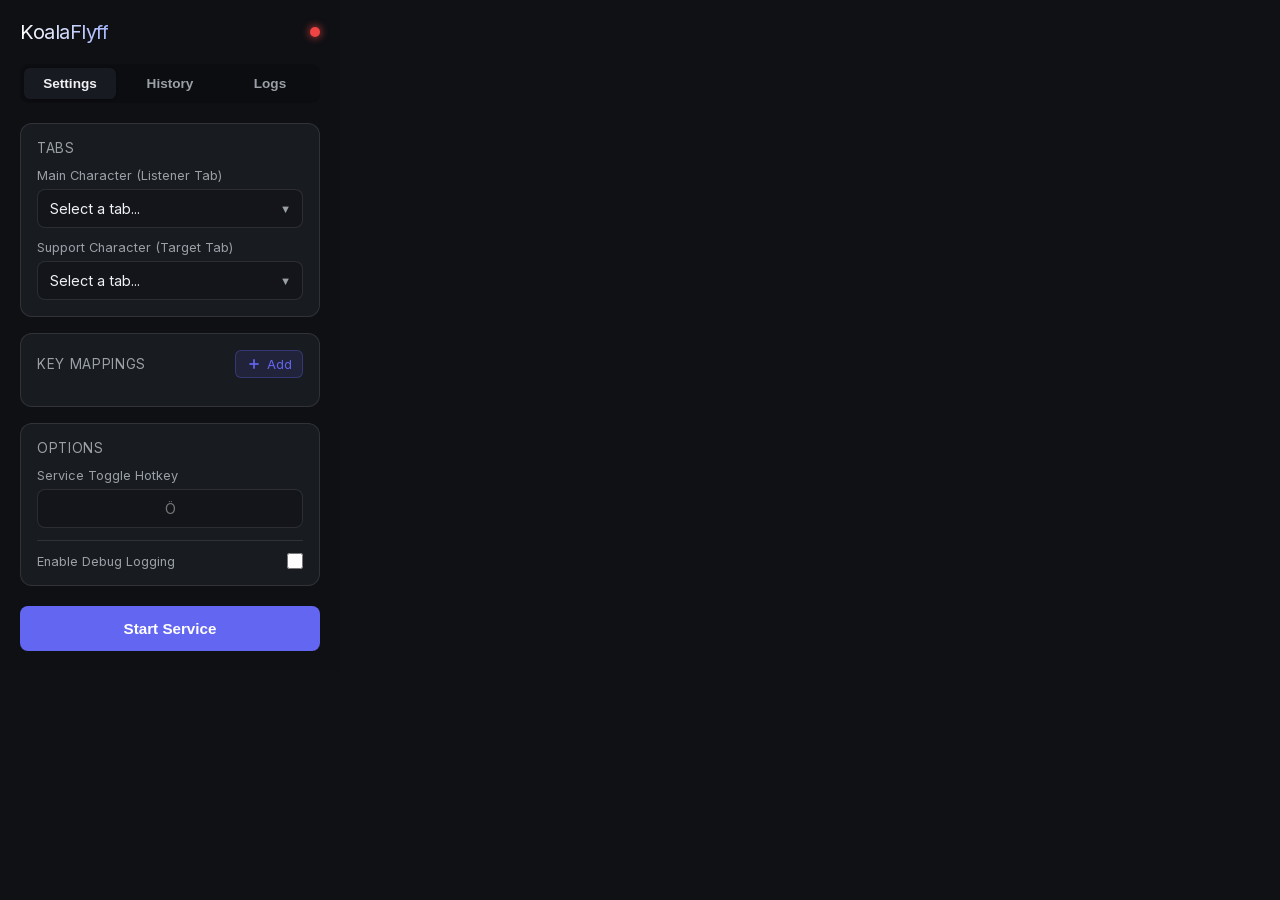
<file: popup/popup.html>
<!DOCTYPE html>
<html lang="en">
<head>
  <meta charset="UTF-8">
  <link rel="stylesheet" href="popup.css">
</head>
<body>
  <div class="container glass">
    <header>
      <h1>KoalaFlyff</h1>
      <div id="status-indicator" class="indicator"></div>
    </header>

    <div class="tabs">
      <button class="tab-btn active" data-target="panel-settings">Settings</button>
      <button class="tab-btn" data-target="panel-history">History</button>
      <button class="tab-btn" data-target="panel-logs">Logs</button>
    </div>

    <!-- SETTINGS PANEL -->
    <div id="panel-settings" class="panel active">

      <!-- Global Tab Selection -->
      <div class="card">
        <h3>Tabs</h3>
        <div class="form-group">
          <label for="tabASelect">Main Character (Listener Tab)</label>
          <div class="select-wrapper">
            <select id="tabASelect">
              <option value="">Select a tab...</option>
            </select>
          </div>
        </div>
        <div class="form-group">
          <label for="tabBSelect">Support Character (Target Tab)</label>
          <div class="select-wrapper">
            <select id="tabBSelect">
              <option value="">Select a tab...</option>
            </select>
          </div>
        </div>
      </div>

      <!-- Key Mappings List -->
      <div class="card">
        <div class="card-header-row">
          <h3>Key Mappings</h3>
          <button id="addMappingBtn" class="btn-add" title="Add mapping">
            <svg viewBox="0 0 24 24" width="16" height="16" stroke="currentColor" stroke-width="2.5" fill="none">
              <line x1="12" y1="5" x2="12" y2="19"></line>
              <line x1="5" y1="12" x2="19" y2="12"></line>
            </svg>
            Add
          </button>
        </div>
        <div id="mappings-list" class="mappings-list">
          <!-- Mapping rows injected by popup.js -->
        </div>
      </div>

      <!-- Toggle Key + Logging -->
      <div class="card">
        <h3>Options</h3>
        <div class="form-group">
          <label for="toggleKey">Service Toggle Hotkey</label>
          <input type="text" id="toggleKey" placeholder="Ö" readonly style="text-align: center; font-weight: bold; cursor: pointer;">
        </div>
        <div class="form-group checkbox-group">
          <label for="enableLogsCheckbox">Enable Debug Logging</label>
          <input type="checkbox" id="enableLogsCheckbox">
        </div>
      </div>

      <button id="toggleBtn" class="btn primary">
        <span class="btn-text">Start Service</span>
        <div class="glow"></div>
      </button>
      <div id="live-timer" class="live-timer" style="display:none;">Current Session: 00:00:00</div>
    </div>

    <!-- HISTORY PANEL -->
    <div id="panel-history" class="panel">
      <div class="card history-card">
        <h3>Session History</h3>
        <div id="history-list" class="history-list">
          <p class="empty-state">Loading history...</p>
        </div>
      </div>
    </div>

    <!-- LOGS PANEL -->
    <div id="panel-logs" class="panel">
      <div class="card history-card">
        <h3>System Logs</h3>
        <div id="logs-list" class="history-list">
          <p class="empty-state">No logs captured yet...</p>
        </div>
      </div>
    </div>
  </div>

  <script src="popup.js"></script>
</body>
</html>
</file>
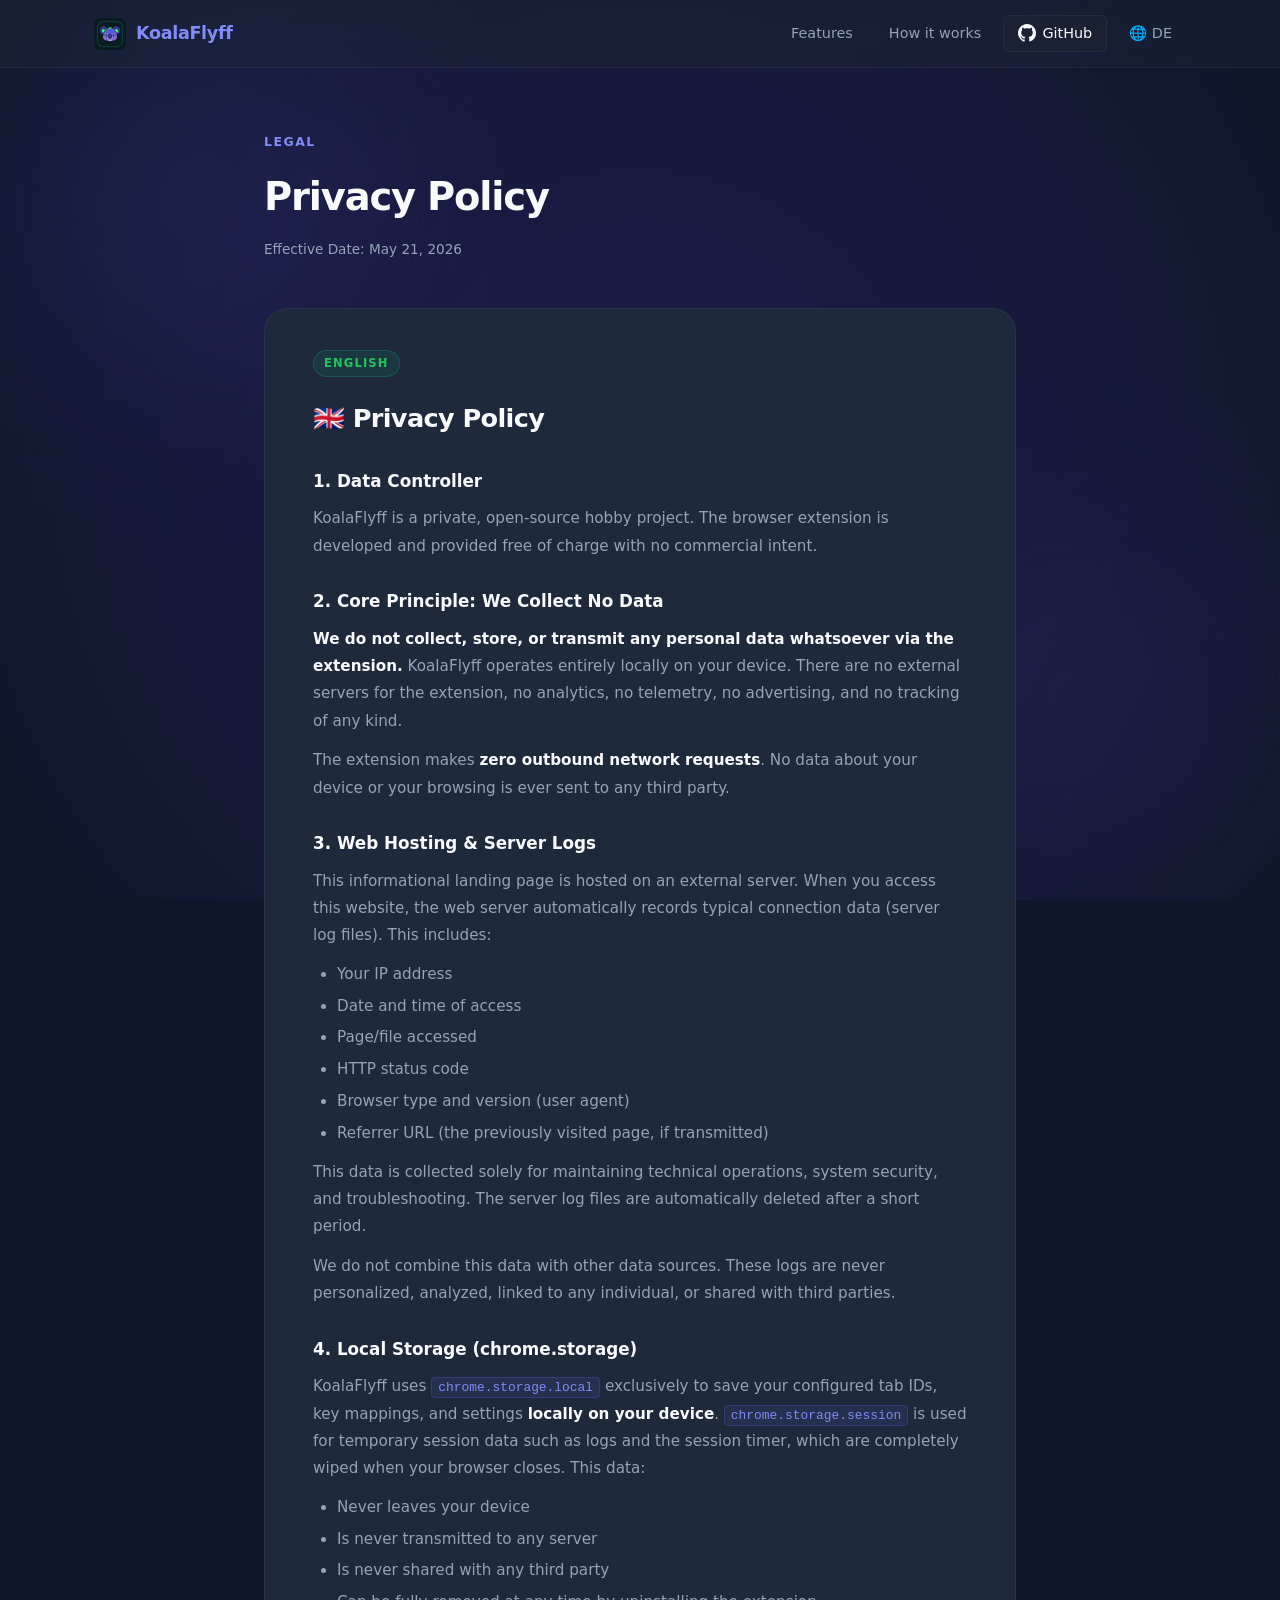
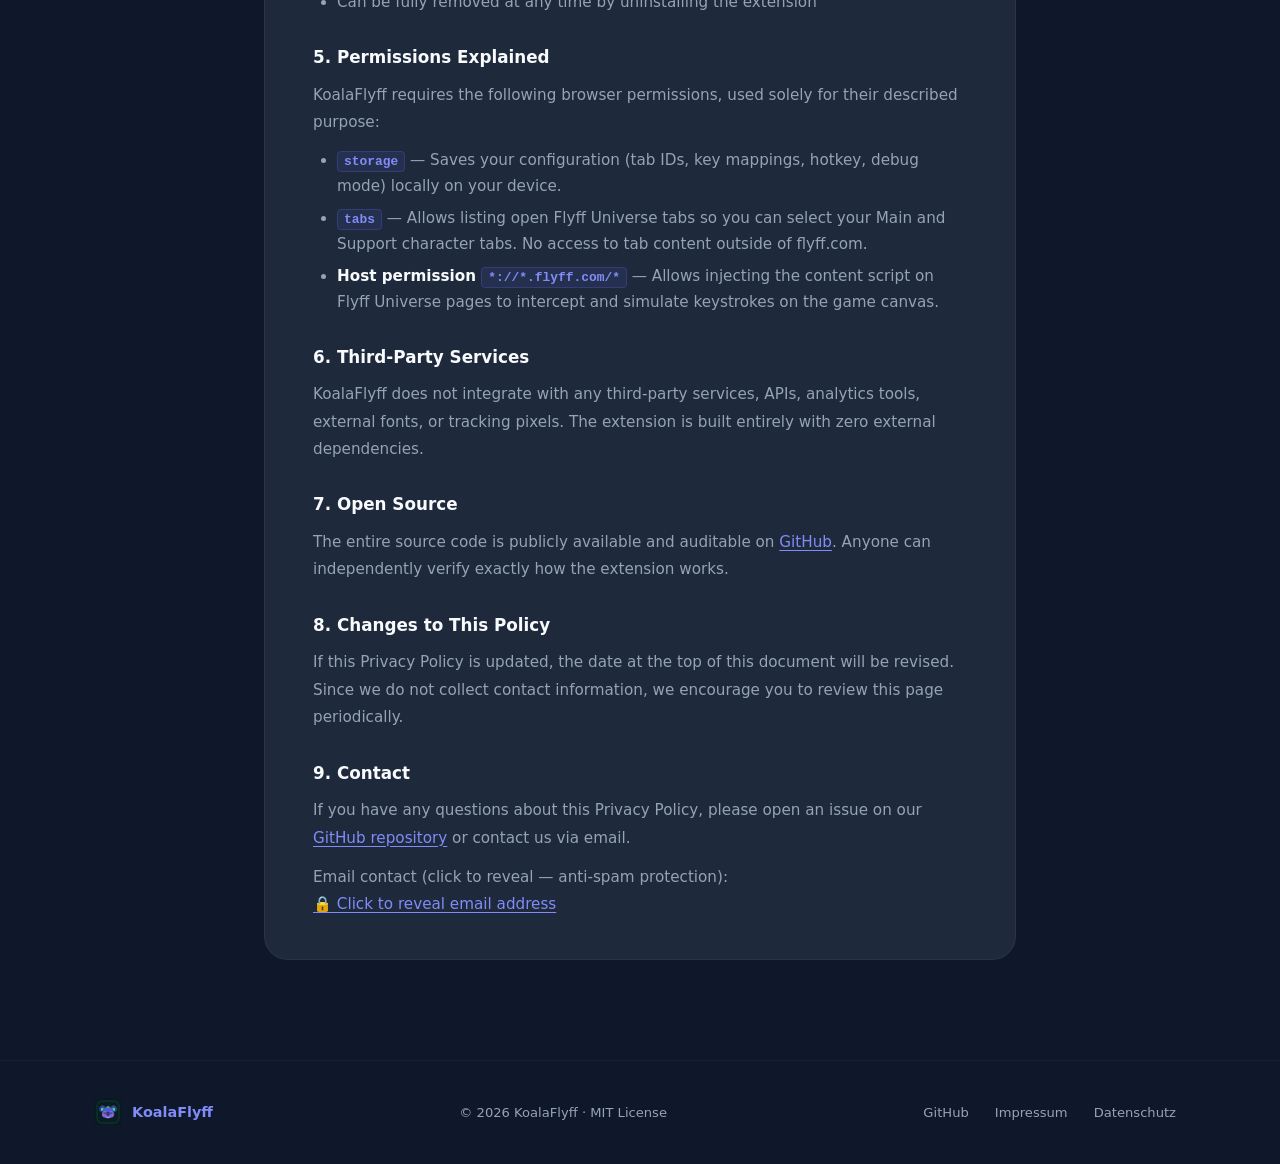
<file: website/datenschutz.html>
<!DOCTYPE html>
<html lang="de">
<head>
  <meta charset="UTF-8">
  <meta name="viewport" content="width=device-width, initial-scale=1.0">
  <title>Datenschutzerklärung / Privacy Policy — KoalaFlyff</title>
  <meta name="description" content="KoalaFlyff Datenschutzerklärung und Privacy Policy. KoalaFlyff erhebt keine Daten. / KoalaFlyff Privacy Policy. KoalaFlyff collects no data.">
  <meta name="robots" content="noindex, nofollow">
  <link rel="canonical" href="https://koalaflyff.koalastuff.net/datenschutz.html">
  <link rel="icon" type="image/png" href="assets/icon.png">
  <link rel="stylesheet" href="style.css">
</head>
<body>

  <div class="bg-blobs" aria-hidden="true">
    <div class="blob blob-1"></div>
    <div class="blob blob-2"></div>
  </div>

  <!-- NAV -->
  <nav class="nav" id="nav">
    <div class="nav-inner">
      <a href="index.html" class="nav-brand" aria-label="KoalaFlyff Home">
        <img src="assets/icon.png"
             alt="KoalaFlyff Logo" class="nav-logo" width="32" height="32">
        <span class="nav-brand-text">KoalaFlyff</span>
      </a>
      <ul class="nav-links" id="nav-links" role="list">
        <li><a href="index.html#features" class="nav-link"><span lang="en">Features</span><span lang="de">Funktionen</span></a></li>
        <li><a href="index.html#how-it-works" class="nav-link"><span lang="en">How it works</span><span lang="de">So funktioniert's</span></a></li>
        <li>
          <a href="https://github.com/Shik3i/FlyffUniverseHelper" target="_blank" rel="noopener noreferrer"
             class="nav-link nav-github-link" aria-label="GitHub Repository">
            <svg aria-hidden="true" width="18" height="18" viewBox="0 0 16 16" fill="currentColor">
              <path d="M8 0C3.58 0 0 3.58 0 8c0 3.54 2.29 6.53 5.47 7.59.4.07.55-.17.55-.38 0-.19-.01-.82-.01-1.49-2.01.37-2.53-.49-2.69-.94-.09-.23-.48-.94-.82-1.13-.28-.15-.68-.52-.01-.53.63-.01 1.08.58 1.23.82.72 1.21 1.87.87 2.33.66.07-.52.28-.87.51-1.07-1.78-.2-3.64-.89-3.64-3.95 0-.87.31-1.59.82-2.15-.08-.2-.36-1.02.08-2.12 0 0 .67-.21 2.2.82.64-.18 1.32-.27 2-.27.68 0 1.36.09 2 .27 1.53-1.04 2.2-.82 2.2-.82.44 1.1.16 1.92.08 2.12.51.56.82 1.27.82 2.15 0 3.07-1.87 3.75-3.65 3.95.29.25.54.73.54 1.48 0 1.07-.01 1.93-.01 2.2 0 .21.15.46.55.38A8.013 8.013 0 0016 8c0-4.42-3.58-8-8-8z"/>
            </svg>
            GitHub
          </a>
        </li>
        <li>
          <button class="lang-toggle nav-link" aria-label="Auf Deutsch wechseln">🌐 DE</button>
        </li>
      </ul>
      <button class="hamburger" id="hamburger" aria-label="Toggle navigation" aria-expanded="false">
        <span class="hamburger-bar"></span>
        <span class="hamburger-bar"></span>
        <span class="hamburger-bar"></span>
      </button>
    </div>
  </nav>

  <!-- CONTENT -->
  <main class="subpage">
    <div class="container">
      <header class="subpage-header">
        <span class="subpage-label"><span lang="en">Legal</span><span lang="de">Rechtliches</span></span>
        <h1 class="subpage-title"><span lang="en">Privacy Policy</span><span lang="de">Datenschutzerklärung</span></h1>
        <p class="subpage-date">
          <span lang="en">Effective Date: May 21, 2026</span>
          <span lang="de">Stand: 21. Mai 2026</span>
        </p>
      </header>

      <div class="prose">

        <!-- ════ GERMAN SECTION ════ -->
        <div class="prose-block" lang="de">
          <div class="lang-section-de">
            <span class="lang-label lang-label-de">Deutsch</span>
            <h2>🇩🇪 Datenschutzerklärung</h2>

            <h3>1. Verantwortlicher</h3>
            <p>
              KoalaFlyff ist ein privates Open-Source-Hobbyprojekt. Die Browserextension wird ohne kommerzielle Absicht entwickelt und kostenlos zur Verfügung gestellt.
            </p>

            <h3>2. Grundsatz: Keine Datenerhebung</h3>
            <p>
              <strong>Wir erheben, speichern oder übermitteln keinerlei personenbezogene Daten über die Extension.</strong>
              KoalaFlyff arbeitet vollständig lokal auf Ihrem Gerät. Es gibt keine externen Server für die Extension, keine Analytics, keine Telemetrie, keine Werbung und kein Tracking – in keiner Form.
            </p>
            <p>
              Die Extension macht <strong>keinerlei Netzwerkanfragen</strong> nach außen. Es werden keine Daten Ihres Geräts oder Ihres Browsings an Dritte übermittelt.
            </p>

            <h3>3. Web-Hosting &amp; Server-Logs</h3>
            <p>
              Diese Informations-Webseite wird auf einem externen Server gehostet. Beim Zugriff auf diese Webseite erfasst der Webserver automatisch typische Verbindungsdaten (Server-Logfiles). Dazu gehören:
            </p>
            <ul>
              <li>Ihre IP-Adresse</li>
              <li>Datum und Uhrzeit des Zugriffs</li>
              <li>Aufgerufene Seite/Datei</li>
              <li>HTTP-Statuscode</li>
              <li>Browsertyp und Browserversion (User-Agent)</li>
              <li>Referrer-URL (die zuvor besuchte Seite, sofern übermittelt)</li>
            </ul>
            <p>
              Diese Daten werden ausschließlich zur Aufrechterhaltung des technischen Betriebs, zur Systemsicherheit und zur Fehleranalyse erhoben und nach kurzer Zeit automatisch gelöscht.
            </p>
            <p>
              Es findet keine Zusammenführung dieser Daten mit anderen Datenquellen statt. Diese Logs werden zu keinem Zeitpunkt personalisiert, analysiert oder mit einer Person verknüpft oder an Dritte weitergegeben.
            </p>

            <h3>4. Lokaler Speicher (chrome.storage)</h3>
            <p>
              KoalaFlyff verwendet <code>chrome.storage.local</code> ausschließlich, um Ihre konfigurierten Tab-IDs, Tastenmappings und Einstellungen <strong>lokal auf Ihrem Gerät</strong> zu speichern. <code>chrome.storage.session</code> wird für temporäre Sitzungsdaten wie Logs und Session-Timer verwendet, die beim Schließen des Browsers vollständig gelöscht werden. Diese Daten:
            </p>
            <ul>
              <li>verlassen Ihr Gerät niemals</li>
              <li>werden nicht an Server übertragen</li>
              <li>werden nicht mit Dritten geteilt</li>
              <li>können jederzeit durch Löschen der Extension vollständig entfernt werden</li>
            </ul>

            <h3>5. Berechtigungen</h3>
            <p>KoalaFlyff benötigt folgende Browser-Berechtigungen, die ausschließlich für die beschriebenen Funktionen genutzt werden:</p>
            <ul>
              <li>
                <strong><code>storage</code></strong> — Speichert Ihre Konfigurationen (Tab-IDs, Tastenmappings, Hotkey, Debug-Modus) lokal auf Ihrem Gerät.
              </li>
              <li>
                <strong><code>tabs</code></strong> — Ermöglicht das Auflisten offener Flyff-Universe-Tabs zur Auswahl von Haupt- und Supportcharakter. Kein Zugriff auf Tab-Inhalte außerhalb von flyff.com.
              </li>
              <li>
                <strong>Host-Berechtigung <code>*://*.flyff.com/*</code></strong> — Erlaubt das Injizieren des Content-Scripts auf Flyff-Universe-Seiten, um Tasteneingaben abzufangen und zu simulieren.
              </li>
            </ul>

            <h3>6. Drittanbieter</h3>
            <p>
              KoalaFlyff integriert keinerlei Drittanbieter-Dienste, APIs, Analysetools, externe Schriftarten oder Tracking-Pixel. Die Extension ist vollständig ohne externe Abhängigkeiten gebaut.
            </p>

            <h3>7. Open Source</h3>
            <p>
              Der gesamte Quellcode ist öffentlich auf <a href="https://github.com/Shik3i/FlyffUniverseHelper" target="_blank" rel="noopener noreferrer">GitHub</a> einsehbar und auditierbar. Jeder kann die Funktionsweise der Extension unabhängig prüfen.
            </p>

            <h3>8. Änderungen dieser Datenschutzerklärung</h3>
            <p>
              Sollten sich Änderungen ergeben, wird das Datum am Anfang dieses Dokuments aktualisiert. Da wir keine Kontaktdaten erheben, empfehlen wir, diese Seite gelegentlich zu prüfen.
            </p>

            <h3>9. Kontakt</h3>
            <p>
              Bei Fragen zum Datenschutz öffnen Sie bitte ein Issue auf unserem
              <a href="https://github.com/Shik3i/FlyffUniverseHelper/issues" target="_blank" rel="noopener noreferrer">GitHub-Repository</a> oder kontaktieren Sie uns per E-Mail.
            </p>
            <p>
              E-Mail-Kontakt (Spam-Schutz):<br>
              <span class="email-reveal"
                    role="button"
                    tabindex="0"
                    data-user="koalaflyff"
                    data-domain="koalamail.rocks"
                    aria-label="E-Mail-Adresse anzeigen">
                🔒 E-Mail-Adresse anzeigen
              </span>
            </p>
          </div>
        </div>

        <hr class="prose-divider" style="display: none;">

        <!-- ════ ENGLISH SECTION ════ -->
        <div class="prose-block" lang="en">
          <div class="lang-section-en">
            <span class="lang-label lang-label-en">English</span>
            <h2>🇬🇧 Privacy Policy</h2>

            <h3>1. Data Controller</h3>
            <p>
              KoalaFlyff is a private, open-source hobby project. The browser extension is developed and provided free of charge with no commercial intent.
            </p>

            <h3>2. Core Principle: We Collect No Data</h3>
            <p>
              <strong>We do not collect, store, or transmit any personal data whatsoever via the extension.</strong>
              KoalaFlyff operates entirely locally on your device. There are no external servers for the extension, no analytics, no telemetry, no advertising, and no tracking of any kind.
            </p>
            <p>
              The extension makes <strong>zero outbound network requests</strong>. No data about your device or your browsing is ever sent to any third party.
            </p>

            <h3>3. Web Hosting &amp; Server Logs</h3>
            <p>
              This informational landing page is hosted on an external server. When you access this website, the web server automatically records typical connection data (server log files). This includes:
            </p>
            <ul>
              <li>Your IP address</li>
              <li>Date and time of access</li>
              <li>Page/file accessed</li>
              <li>HTTP status code</li>
              <li>Browser type and version (user agent)</li>
              <li>Referrer URL (the previously visited page, if transmitted)</li>
            </ul>
            <p>
              This data is collected solely for maintaining technical operations, system security, and troubleshooting. The server log files are automatically deleted after a short period.
            </p>
            <p>
              We do not combine this data with other data sources. These logs are never personalized, analyzed, linked to any individual, or shared with third parties.
            </p>

            <h3>4. Local Storage (chrome.storage)</h3>
            <p>
              KoalaFlyff uses <code>chrome.storage.local</code> exclusively to save your configured tab IDs, key mappings, and settings <strong>locally on your device</strong>. <code>chrome.storage.session</code> is used for temporary session data such as logs and the session timer, which are completely wiped when your browser closes. This data:
            </p>
            <ul>
              <li>Never leaves your device</li>
              <li>Is never transmitted to any server</li>
              <li>Is never shared with any third party</li>
              <li>Can be fully removed at any time by uninstalling the extension</li>
            </ul>

            <h3>5. Permissions Explained</h3>
            <p>KoalaFlyff requires the following browser permissions, used solely for their described purpose:</p>
            <ul>
              <li>
                <strong><code>storage</code></strong> — Saves your configuration (tab IDs, key mappings, hotkey, debug mode) locally on your device.
              </li>
              <li>
                <strong><code>tabs</code></strong> — Allows listing open Flyff Universe tabs so you can select your Main and Support character tabs. No access to tab content outside of flyff.com.
              </li>
              <li>
                <strong>Host permission <code>*://*.flyff.com/*</code></strong> — Allows injecting the content script on Flyff Universe pages to intercept and simulate keystrokes on the game canvas.
              </li>
            </ul>

            <h3>6. Third-Party Services</h3>
            <p>
              KoalaFlyff does not integrate with any third-party services, APIs, analytics tools, external fonts, or tracking pixels. The extension is built entirely with zero external dependencies.
            </p>

            <h3>7. Open Source</h3>
            <p>
              The entire source code is publicly available and auditable on <a href="https://github.com/Shik3i/FlyffUniverseHelper" target="_blank" rel="noopener noreferrer">GitHub</a>. Anyone can independently verify exactly how the extension works.
            </p>

            <h3>8. Changes to This Policy</h3>
            <p>
              If this Privacy Policy is updated, the date at the top of this document will be revised. Since we do not collect contact information, we encourage you to review this page periodically.
            </p>

            <h3>9. Contact</h3>
            <p>
              If you have any questions about this Privacy Policy, please open an issue on our
              <a href="https://github.com/Shik3i/FlyffUniverseHelper/issues" target="_blank" rel="noopener noreferrer">GitHub repository</a> or contact us via email.
            </p>
            <p>
              Email contact (click to reveal — anti-spam protection):<br>
              <span class="email-reveal"
                    role="button"
                    tabindex="0"
                    data-user="koalaflyff"
                    data-domain="koalamail.rocks"
                    aria-label="Reveal email address">
                🔒 Click to reveal email address
              </span>
            </p>
          </div>
        </div>

      </div>
    </div>
  </main>

  <!-- FOOTER -->
  <footer class="footer">
    <div class="container">
      <div class="footer-inner">
        <div class="footer-brand">
          <img src="assets/icon.png"
               alt="KoalaFlyff Logo" width="28" height="28">
          <span class="footer-name">KoalaFlyff</span>
        </div>
        <p class="footer-copy">&copy; 2026 KoalaFlyff &middot; MIT License</p>
        <nav class="footer-links" aria-label="Footer navigation">
          <a href="https://github.com/Shik3i/FlyffUniverseHelper" target="_blank" rel="noopener noreferrer" class="footer-link">GitHub</a>
          <a href="impressum.html" class="footer-link">Impressum</a>
          <a href="datenschutz.html" class="footer-link" aria-current="page">Datenschutz</a>
        </nav>
      </div>
    </div>
  </footer>

  <script src="app.js" defer></script>
</body>
</html>
</file>
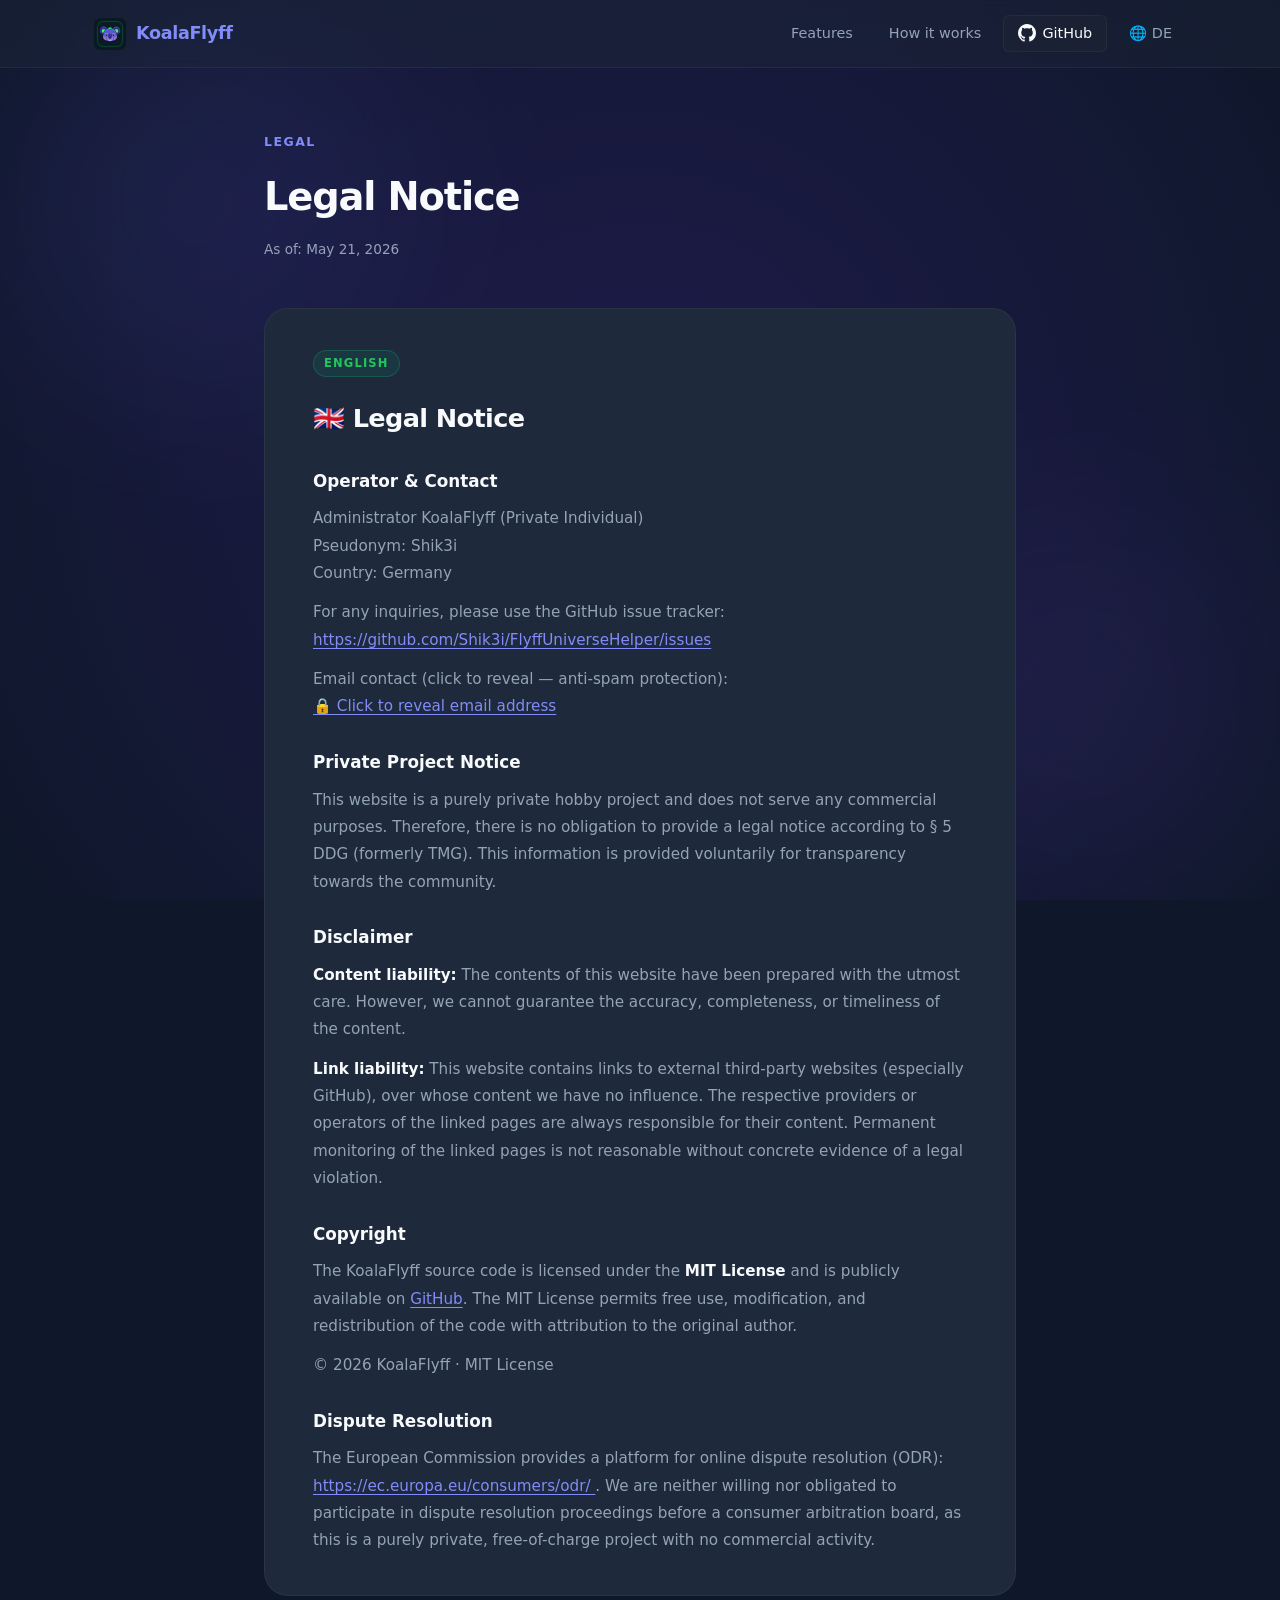
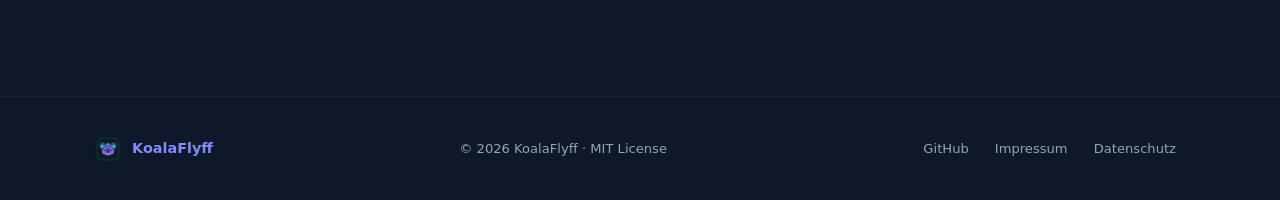
<file: website/impressum.html>
<!DOCTYPE html>
<html lang="de">
<head>
  <meta charset="UTF-8">
  <meta name="viewport" content="width=device-width, initial-scale=1.0">
  <title>Impressum / Legal Notice — KoalaFlyff</title>
  <meta name="description" content="KoalaFlyff Impressum und Legal Notice. Angaben gemäß § 5 TMG.">
  <meta name="robots" content="noindex, nofollow">
  <link rel="canonical" href="https://koalaflyff.koalastuff.net/impressum.html">
  <link rel="icon" type="image/png" href="assets/icon.png">
  <link rel="stylesheet" href="style.css">
</head>
<body>

  <div class="bg-blobs" aria-hidden="true">
    <div class="blob blob-1"></div>
    <div class="blob blob-2"></div>
  </div>

  <!-- NAV -->
  <nav class="nav" id="nav">
    <div class="nav-inner">
      <a href="index.html" class="nav-brand" aria-label="KoalaFlyff Home">
        <img src="assets/icon.png"
             alt="KoalaFlyff Logo" class="nav-logo" width="32" height="32">
        <span class="nav-brand-text">KoalaFlyff</span>
      </a>
      <ul class="nav-links" id="nav-links" role="list">
        <li><a href="index.html#features" class="nav-link"><span lang="en">Features</span><span lang="de">Funktionen</span></a></li>
        <li><a href="index.html#how-it-works" class="nav-link"><span lang="en">How it works</span><span lang="de">So funktioniert's</span></a></li>
        <li>
          <a href="https://github.com/Shik3i/FlyffUniverseHelper" target="_blank" rel="noopener noreferrer"
             class="nav-link nav-github-link" aria-label="GitHub Repository">
            <svg aria-hidden="true" width="18" height="18" viewBox="0 0 16 16" fill="currentColor">
              <path d="M8 0C3.58 0 0 3.58 0 8c0 3.54 2.29 6.53 5.47 7.59.4.07.55-.17.55-.38 0-.19-.01-.82-.01-1.49-2.01.37-2.53-.49-2.69-.94-.09-.23-.48-.94-.82-1.13-.28-.15-.68-.52-.01-.53.63-.01 1.08.58 1.23.82.72 1.21 1.87.87 2.33.66.07-.52.28-.87.51-1.07-1.78-.2-3.64-.89-3.64-3.95 0-.87.31-1.59.82-2.15-.08-.2-.36-1.02.08-2.12 0 0 .67-.21 2.2.82.64-.18 1.32-.27 2-.27.68 0 1.36.09 2 .27 1.53-1.04 2.2-.82 2.2-.82.44 1.1.16 1.92.08 2.12.51.56.82 1.27.82 2.15 0 3.07-1.87 3.75-3.65 3.95.29.25.54.73.54 1.48 0 1.07-.01 1.93-.01 2.2 0 .21.15.46.55.38A8.013 8.013 0 0016 8c0-4.42-3.58-8-8-8z"/>
            </svg>
            GitHub
          </a>
        </li>
        <li>
          <button class="lang-toggle nav-link" aria-label="Auf Deutsch wechseln">🌐 DE</button>
        </li>
      </ul>
      <button class="hamburger" id="hamburger" aria-label="Toggle navigation" aria-expanded="false">
        <span class="hamburger-bar"></span>
        <span class="hamburger-bar"></span>
        <span class="hamburger-bar"></span>
      </button>
    </div>
  </nav>

  <!-- CONTENT -->
  <main class="subpage">
    <div class="container">
      <header class="subpage-header">
        <span class="subpage-label"><span lang="en">Legal</span><span lang="de">Rechtliches</span></span>
        <h1 class="subpage-title"><span lang="en">Legal Notice</span><span lang="de">Impressum</span></h1>
        <p class="subpage-date">
          <span lang="en">As of: May 21, 2026</span>
          <span lang="de">Stand: 21. Mai 2026</span>
        </p>
      </header>

      <div class="prose">

        <!-- ════ GERMAN SECTION ════ -->
        <div class="prose-block" lang="de">
          <div class="lang-section-de">
            <span class="lang-label lang-label-de">Deutsch</span>
            <h2>🇩🇪 Impressum</h2>

            <h3>Betreiber &amp; Kontakt</h3>
            <p>
              Administrator KoalaFlyff (Privatperson)<br>
              Pseudonym: Shik3i<br>
              Land: Deutschland
            </p>
            <p>
              Für Anfragen jeglicher Art steht der GitHub-Issue-Tracker zur Verfügung:<br>
              <a href="https://github.com/Shik3i/FlyffUniverseHelper/issues" target="_blank" rel="noopener noreferrer">
                https://github.com/Shik3i/FlyffUniverseHelper/issues
              </a>
            </p>
            <p>
              E-Mail-Kontakt (Spam-Schutz):<br>
              <span class="email-reveal"
                    role="button"
                    tabindex="0"
                    data-user="koalaflyff"
                    data-domain="koalamail.rocks"
                    aria-label="E-Mail-Adresse anzeigen">
                🔒 E-Mail-Adresse anzeigen
              </span>
            </p>

            <h3>Privatprojekt-Hinweis</h3>
            <p>
              Diese Website ist ein rein privates Hobby-Projekt und dient keinen geschäftsmäßigen Zwecken.
              Eine Impressumspflicht nach § 5 DDG (ehemals TMG) besteht daher nicht.
              Diese Angaben erfolgen rein freiwillig zur Transparenz gegenüber der Community.
            </p>

            <h3>Haftungsausschluss</h3>
            <p>
              <strong>Haftung für Inhalte:</strong> Die Inhalte dieser Seiten wurden mit größter Sorgfalt erstellt. Für die Richtigkeit, Vollständigkeit und Aktualität der Inhalte können wir jedoch keine Gewähr übernehmen.
            </p>
            <p>
              <strong>Haftung für Links:</strong> Unser Angebot enthält Links zu externen Webseiten Dritter (insbesondere GitHub), auf deren Inhalte wir keinen Einfluss haben. Für die Inhalte der verlinkten Seiten ist stets der jeweilige Anbieter oder Betreiber der Seiten verantwortlich. Eine permanente inhaltliche Kontrolle der verlinkten Seiten ist ohne konkrete Anhaltspunkte einer Rechtsverletzung nicht zumutbar.
            </p>

            <h3>Urheberrecht</h3>
            <p>
              Der Quellcode von KoalaFlyff steht unter der <strong>MIT-Lizenz</strong> und ist auf
              <a href="https://github.com/Shik3i/FlyffUniverseHelper" target="_blank" rel="noopener noreferrer">GitHub</a>
              öffentlich verfügbar. Die MIT-Lizenz erlaubt die freie Nutzung, Veränderung und Weitergabe des Codes unter Angabe des ursprünglichen Urhebers.
            </p>
            <p>
              &copy; 2026 KoalaFlyff · MIT License
            </p>

            <h3>Streitschlichtung</h3>
            <p>
              Die Europäische Kommission stellt eine Plattform zur Online-Streitbeilegung (OS) bereit:
              <a href="https://ec.europa.eu/consumers/odr/" target="_blank" rel="noopener noreferrer">
                https://ec.europa.eu/consumers/odr/
              </a>.
              Wir sind nicht bereit oder verpflichtet, an Streitbeilegungsverfahren vor einer Verbraucherschlichtungsstelle teilzunehmen, da es sich um ein rein privates, kostenfreies Projekt ohne Geschäftstätigkeit handelt.
            </p>
          </div>
        </div>

        <hr class="prose-divider" style="display: none;">

        <!-- ════ ENGLISH SECTION ════ -->
        <div class="prose-block" lang="en">
          <div class="lang-section-en">
            <span class="lang-label lang-label-en">English</span>
            <h2>🇬🇧 Legal Notice</h2>

            <h3>Operator &amp; Contact</h3>
            <p>
              Administrator KoalaFlyff (Private Individual)<br>
              Pseudonym: Shik3i<br>
              Country: Germany
            </p>
            <p>
              For any inquiries, please use the GitHub issue tracker:<br>
              <a href="https://github.com/Shik3i/FlyffUniverseHelper/issues" target="_blank" rel="noopener noreferrer">
                https://github.com/Shik3i/FlyffUniverseHelper/issues
              </a>
            </p>
            <p>
              Email contact (click to reveal — anti-spam protection):<br>
              <span class="email-reveal"
                    role="button"
                    tabindex="0"
                    data-user="koalaflyff"
                    data-domain="koalamail.rocks"
                    aria-label="Reveal email address">
                🔒 Click to reveal email address
              </span>
            </p>

            <h3>Private Project Notice</h3>
            <p>
              This website is a purely private hobby project and does not serve any commercial purposes.
              Therefore, there is no obligation to provide a legal notice according to § 5 DDG (formerly TMG).
              This information is provided voluntarily for transparency towards the community.
            </p>

            <h3>Disclaimer</h3>
            <p>
              <strong>Content liability:</strong> The contents of this website have been prepared with the utmost care. However, we cannot guarantee the accuracy, completeness, or timeliness of the content.
            </p>
            <p>
              <strong>Link liability:</strong> This website contains links to external third-party websites (especially GitHub), over whose content we have no influence. The respective providers or operators of the linked pages are always responsible for their content. Permanent monitoring of the linked pages is not reasonable without concrete evidence of a legal violation.
            </p>

            <h3>Copyright</h3>
            <p>
              The KoalaFlyff source code is licensed under the <strong>MIT License</strong> and is publicly available on
              <a href="https://github.com/Shik3i/FlyffUniverseHelper" target="_blank" rel="noopener noreferrer">GitHub</a>.
              The MIT License permits free use, modification, and redistribution of the code with attribution to the original author.
            </p>
            <p>
              &copy; 2026 KoalaFlyff · MIT License
            </p>

            <h3>Dispute Resolution</h3>
            <p>
              The European Commission provides a platform for online dispute resolution (ODR):
              <a href="https://ec.europa.eu/consumers/odr/" target="_blank" rel="noopener noreferrer">
                https://ec.europa.eu/consumers/odr/
              </a>.
              We are neither willing nor obligated to participate in dispute resolution proceedings before a consumer arbitration board, as this is a purely private, free-of-charge project with no commercial activity.
            </p>
          </div>
        </div>

      </div>
    </div>
  </main>

  <!-- FOOTER -->
  <footer class="footer">
    <div class="container">
      <div class="footer-inner">
        <div class="footer-brand">
          <img src="assets/icon.png"
               alt="KoalaFlyff Logo" width="28" height="28">
          <span class="footer-name">KoalaFlyff</span>
        </div>
        <p class="footer-copy">&copy; 2026 KoalaFlyff &middot; MIT License</p>
        <nav class="footer-links" aria-label="Footer navigation">
          <a href="https://github.com/Shik3i/FlyffUniverseHelper" target="_blank" rel="noopener noreferrer" class="footer-link">GitHub</a>
          <a href="impressum.html" class="footer-link" aria-current="page">Impressum</a>
          <a href="datenschutz.html" class="footer-link">Datenschutz</a>
        </nav>
      </div>
    </div>
  </footer>

  <script src="app.js" defer></script>
</body>
</html>
</file>
<file: website/style.css>
/* =====================================================
   KoalaFlyff — style.css
   Dark slate/indigo theme — matches KoalaSync & KoalaClicker
   ===================================================== */

/* ── Custom Properties ─────────────────────────────── */
:root {
  --bg:           #0f172a;
  --panel:        #1e293b;
  --text:         #f8fafc;
  --muted:        #94a3b8;
  --accent:       #6366f1;
  --accent-2:     #818cf8;
  --accent-hover: #4f46e5;
  --accent-glow:  rgba(99, 102, 241, 0.3);
  --green:        #22c55e;
  --danger:       #ef4444;
  --border:       rgba(255, 255, 255, 0.05);
  --border-light: rgba(255, 255, 255, 0.1);

  --radius-sm:  6px;
  --radius-md:  12px;
  --radius-lg:  20px;
  --radius-xl:  32px;

  --shadow-glow: 0 0 20px rgba(99, 102, 241, 0.15);
  --shadow-card: 0 20px 40px rgba(0, 0, 0, 0.4);

  --nav-height: 68px;
  --transition: 0.22s ease;
}

/* ── Reset & Base ──────────────────────────────────── */
*, *::before, *::after {
  box-sizing: border-box;
  margin: 0;
  padding: 0;
}

html {
  scroll-behavior: smooth;
  scroll-padding-top: var(--nav-height);
  font-size: 16px;
}

body {
  font-family: system-ui, -apple-system, BlinkMacSystemFont, 'Segoe UI', Roboto,
               Helvetica, Arial, sans-serif;
  background-color: var(--bg);
  color: var(--text);
  line-height: 1.65;
  min-height: 100vh;
  overflow-x: hidden;
  -webkit-font-smoothing: antialiased;
  -moz-osx-font-smoothing: grayscale;
}

img {
  display: block;
  max-width: 100%;
}

a {
  color: inherit;
  text-decoration: none;
}

ul { list-style: none; }

code {
  font-family: 'SF Mono', 'Fira Code', 'Cascadia Code', monospace;
  background: rgba(99, 102, 241, 0.1);
  border: 1px solid rgba(99, 102, 241, 0.25);
  border-radius: 4px;
  padding: 2px 6px;
  font-size: 0.85em;
  color: var(--accent-2);
}

/* ── Animated Background Blobs ─────────────────────── */
.bg-blobs {
  position: fixed;
  top: 0;
  left: 0;
  width: 100%;
  height: 100%;
  z-index: 0;
  pointer-events: none;
  overflow: hidden;
  background: radial-gradient(circle at 50% 50%, #1e1b4b 0%, #0f172a 100%);
}

.blob {
  position: absolute;
  width: 600px;
  height: 600px;
  background: radial-gradient(circle, var(--accent-glow) 0%, transparent 70%);
  filter: blur(80px);
  border-radius: 50%;
  opacity: 0.5;
  animation: blobFloat 25s infinite alternate ease-in-out;
}

.blob-1 {
  top: -100px;
  left: -100px;
  animation-delay: 0s;
}

.blob-2 {
  bottom: -100px;
  right: -100px;
  animation-delay: -5s;
  background: radial-gradient(circle, rgba(139, 92, 246, 0.2) 0%, transparent 70%);
}

.blob-3 {
  top: 40%;
  left: 30%;
  animation-duration: 35s;
  animation-delay: -10s;
}

@keyframes blobFloat {
  0%   { transform: translate(0, 0) scale(1); }
  33%  { transform: translate(100px, 100px) scale(1.2); }
  66%  { transform: translate(-50px, 200px) scale(0.8); }
  100% { transform: translate(0, 0) scale(1); }
}

/* ── Container ─────────────────────────────────────── */
.container {
  position: relative;
  z-index: 1;
  max-width: 1140px;
  margin: 0 auto;
  padding: 0 24px;
}

/* ── Scroll Reveal ─────────────────────────────────── */
[data-reveal] {
  opacity: 0;
  transform: translateY(28px);
  transition: opacity 0.6s ease, transform 0.6s ease;
}

[data-reveal].revealed {
  opacity: 1;
  transform: translateY(0);
}

/* ── Nav ───────────────────────────────────────────── */
.nav {
  position: fixed;
  top: 0;
  left: 0;
  right: 0;
  z-index: 100;
  height: var(--nav-height);
  background: rgba(30, 41, 59, 0.4);
  backdrop-filter: blur(12px);
  -webkit-backdrop-filter: blur(12px);
  border-bottom: 1px solid var(--border);
  transition: background var(--transition), box-shadow var(--transition);
}

.nav.scrolled {
  background: rgba(15, 23, 42, 0.95);
  box-shadow: 0 4px 12px rgba(0, 0, 0, 0.3);
}

.nav-inner {
  max-width: 1140px;
  margin: 0 auto;
  padding: 0 24px;
  height: 100%;
  display: flex;
  align-items: center;
  justify-content: space-between;
  gap: 24px;
}

.nav-brand {
  display: flex;
  align-items: center;
  gap: 10px;
  flex-shrink: 0;
  transition: opacity var(--transition);
}

.nav-brand:hover { opacity: 0.85; }

.nav-logo {
  width: 32px;
  height: 32px;
  object-fit: contain;
  border-radius: 6px;
}

.nav-brand-text {
  font-size: 1.1rem;
  font-weight: 700;
  color: var(--accent-2);
  letter-spacing: -0.02em;
}

.nav-links {
  display: flex;
  align-items: center;
  gap: 8px;
  margin-left: auto;
}

.nav-link {
  display: flex;
  align-items: center;
  gap: 6px;
  padding: 6px 14px;
  border-radius: var(--radius-sm);
  color: var(--muted);
  font-size: 0.9rem;
  font-weight: 500;
  cursor: pointer;
  background: none;
  border: none;
  font-family: inherit;
  transition: color var(--transition), background var(--transition);
}

.nav-link:hover {
  color: var(--text);
  background: rgba(37, 40, 50, 0.5);
}

.nav-github-link {
  color: var(--text);
  border: 1px solid var(--border);
  background: rgba(37, 40, 50, 0.3);
}

.nav-github-link:hover {
  border-color: var(--accent);
  color: var(--accent-2);
  background: rgba(99, 102, 241, 0.08);
}

/* ── Hamburger ─────────────────────────────────────── */
.hamburger {
  display: none;
  flex-direction: column;
  gap: 5px;
  cursor: pointer;
  padding: 8px;
  border: none;
  background: transparent;
  border-radius: var(--radius-sm);
  transition: background var(--transition);
}

.hamburger:hover { background: rgba(37, 40, 50, 0.5); }

.hamburger-bar {
  width: 22px;
  height: 2px;
  background: var(--text);
  border-radius: 2px;
  transition: transform 0.3s ease, opacity 0.3s ease;
  display: block;
}

.hamburger[aria-expanded="true"] .hamburger-bar:nth-child(1) {
  transform: translateY(7px) rotate(45deg);
}
.hamburger[aria-expanded="true"] .hamburger-bar:nth-child(2) {
  opacity: 0;
}
.hamburger[aria-expanded="true"] .hamburger-bar:nth-child(3) {
  transform: translateY(-7px) rotate(-45deg);
}

/* ── Buttons ───────────────────────────────────────── */
.btn {
  display: inline-flex;
  align-items: center;
  gap: 8px;
  padding: 12px 24px;
  border-radius: var(--radius-md);
  font-weight: 600;
  font-size: 0.95rem;
  line-height: 1;
  cursor: pointer;
  border: none;
  text-decoration: none;
  transition: transform 0.18s ease, box-shadow 0.18s ease, background 0.18s ease, border-color 0.18s ease, color 0.18s ease;
  white-space: nowrap;
}

.btn:hover  { transform: translateY(-2px); }
.btn:active { transform: translateY(0); }

.btn-primary {
  background: var(--accent);
  color: #fff;
  box-shadow: 0 10px 15px -3px var(--accent-glow);
}

.btn-primary:hover {
  background: var(--accent-hover);
  box-shadow: 0 20px 25px -5px var(--accent-glow);
}

.btn-secondary {
  background: rgba(37, 40, 50, 0.6);
  color: var(--text);
  border: 1px solid var(--border);
}

.btn-secondary:hover {
  border-color: var(--accent);
  color: var(--accent-2);
  background: rgba(99, 102, 241, 0.08);
}

.btn-ghost {
  background: transparent;
  color: var(--muted);
  border: 1px solid var(--border);
}

.btn-ghost:hover {
  color: var(--text);
  border-color: var(--border-light);
  background: rgba(37, 40, 50, 0.4);
}

.btn-lg {
  padding: 14px 32px;
  font-size: 1rem;
}

/* ── Gradient Text ─────────────────────────────────── */
.gradient-text {
  background: linear-gradient(135deg, #818cf8 0%, #6366f1 100%);
  -webkit-background-clip: text;
  -webkit-text-fill-color: transparent;
  background-clip: text;
}

.gradient-text-alt {
  background: linear-gradient(135deg, #6366f1 0%, #a5b4fc 60%, #10b981 100%);
  -webkit-background-clip: text;
  -webkit-text-fill-color: transparent;
  background-clip: text;
}

/* ── Section Header ────────────────────────────────── */
.section-header {
  text-align: center;
  margin-bottom: 64px;
}

.section-label {
  display: inline-block;
  font-size: 0.78rem;
  font-weight: 700;
  letter-spacing: 0.12em;
  text-transform: uppercase;
  color: var(--accent-2);
  background: rgba(99, 102, 241, 0.1);
  border: 1px solid rgba(99, 102, 241, 0.25);
  border-radius: 100px;
  padding: 4px 14px;
  margin-bottom: 20px;
}

.section-title {
  font-size: clamp(1.8rem, 4vw, 2.6rem);
  font-weight: 800;
  line-height: 1.15;
  letter-spacing: -0.03em;
  color: var(--text);
  margin-bottom: 16px;
}

.section-subtitle {
  font-size: 1.05rem;
  color: var(--muted);
  max-width: 540px;
  margin: 0 auto;
}

/* ── HERO ──────────────────────────────────────────── */
.hero {
  position: relative;
  z-index: 1;
  padding-top: calc(var(--nav-height) + 80px);
  padding-bottom: 100px;
  overflow: hidden;
}

.hero-inner {
  max-width: 1140px;
  margin: 0 auto;
  padding: 0 24px;
  display: grid;
  grid-template-columns: 1fr 1fr;
  gap: 64px;
  align-items: center;
}

.hero-content {
  display: flex;
  flex-direction: column;
  gap: 28px;
}

/* Version badge */
.version-badge {
  display: inline-flex;
  align-items: center;
  gap: 8px;
  background: rgba(99, 102, 241, 0.08);
  border: 1px solid rgba(99, 102, 241, 0.3);
  border-radius: 100px;
  padding: 6px 16px 6px 12px;
  font-size: 0.82rem;
  font-weight: 600;
  color: var(--accent-2);
  width: fit-content;
  letter-spacing: 0.01em;
}

.version-dot {
  width: 8px;
  height: 8px;
  border-radius: 50%;
  background: var(--green);
  box-shadow: 0 0 8px var(--green);
  animation: pulse 2s ease-in-out infinite;
}

@keyframes pulse {
  0%, 100% { box-shadow: 0 0 6px var(--green); }
  50%       { box-shadow: 0 0 14px var(--green), 0 0 28px rgba(34, 197, 94, 0.4); }
}

.hero-title {
  font-size: clamp(2.6rem, 5.5vw, 3.8rem);
  font-weight: 900;
  line-height: 1.08;
  letter-spacing: -0.04em;
}

.hero-subtitle {
  font-size: 1.1rem;
  color: var(--muted);
  line-height: 1.7;
  max-width: 460px;
}

.hero-ctas {
  display: flex;
  gap: 14px;
  flex-wrap: wrap;
}

/* Hero stats */
.hero-stats {
  display: flex;
  align-items: center;
  gap: 20px;
  padding-top: 8px;
}

.stat {
  display: flex;
  flex-direction: column;
  gap: 3px;
}

.stat-value {
  font-size: 1.5rem;
  font-weight: 800;
  color: var(--accent-2);
  line-height: 1;
  letter-spacing: -0.03em;
}

.stat-label {
  font-size: 0.72rem;
  color: var(--muted);
  font-weight: 500;
  text-transform: uppercase;
  letter-spacing: 0.05em;
}

.stat-divider {
  width: 1px;
  height: 36px;
  background: var(--border);
  flex-shrink: 0;
}

/* ── Hero Mockup ───────────────────────────────────── */
.hero-mockup {
  position: relative;
  display: flex;
  flex-direction: column;
  align-items: center;
}

.hero-mockup::before {
  content: '';
  position: absolute;
  top: 50%;
  left: 50%;
  transform: translate(-50%, -50%);
  width: 400px;
  height: 400px;
  border-radius: 50%;
  background: radial-gradient(circle, rgba(99, 102, 241, 0.18) 0%, transparent 70%);
  pointer-events: none;
  z-index: 0;
}

/* Browser chrome bar */
.mockup-browser-bar {
  position: relative;
  z-index: 1;
  width: 360px;
  background: var(--panel);
  border: 1px solid var(--border);
  border-bottom: none;
  border-radius: var(--radius-md) var(--radius-md) 0 0;
  padding: 10px 14px;
  display: flex;
  align-items: center;
  gap: 10px;
}

.mockup-dot {
  width: 10px;
  height: 10px;
  border-radius: 50%;
  flex-shrink: 0;
}

.mockup-dot-red    { background: #ff5f57; }
.mockup-dot-yellow { background: #febc2e; }
.mockup-dot-green  { background: #28c840; }

.mockup-url-bar {
  flex: 1;
  background: rgba(15, 17, 21, 0.7);
  border: 1px solid var(--border);
  border-radius: 5px;
  padding: 4px 10px;
  font-size: 0.72rem;
  color: var(--muted);
  text-align: center;
  font-family: 'SF Mono', monospace;
  white-space: nowrap;
  overflow: hidden;
  text-overflow: ellipsis;
}

.mockup-ext-icon {
  width: 22px;
  height: 22px;
  background: rgba(99, 102, 241, 0.15);
  border: 1px solid rgba(99, 102, 241, 0.4);
  border-radius: 4px;
  display: flex;
  align-items: center;
  justify-content: center;
  flex-shrink: 0;
  box-shadow: 0 0 8px rgba(99, 102, 241, 0.3);
}

.mockup-ext-icon img { width: 14px; height: 14px; }

/* ── Popup Mockup — faithful replica of popup.css ───── */
.popup-mockup {
  position: relative;
  z-index: 2;
  width: 360px;
  background: rgba(15, 17, 21, 0.6);
  backdrop-filter: blur(12px);
  -webkit-backdrop-filter: blur(12px);
  border: 1px solid rgba(255, 255, 255, 0.1);
  border-radius: 12px;
  overflow: hidden;
  box-shadow: 0 30px 60px rgba(0, 0, 0, 0.5), 0 0 40px rgba(99, 102, 241, 0.15);
  background-image: 
    radial-gradient(circle at top right, rgba(99, 102, 241, 0.1) 0%, transparent 40%),
    radial-gradient(circle at bottom left, rgba(16, 185, 129, 0.05) 0%, transparent 40%);
  font-size: 14px;
  color: #f0f0f5;
}

/* Header row */
.pm-header {
  padding: 14px 18px 10px;
  display: flex;
  justify-content: space-between;
  align-items: center;
}

.pm-title-gradient {
  font-size: 1.15rem;
  font-weight: 700;
  letter-spacing: -0.025em;
  background: linear-gradient(to right, #fff, #a5b4fc);
  -webkit-background-clip: text;
  -webkit-text-fill-color: transparent;
  background-clip: text;
  margin: 0;
  line-height: 1;
}

.pm-indicator {
  width: 10px;
  height: 10px;
  border-radius: 50%;
  background: #ef4444;
  box-shadow: 0 0 8px #ef4444;
  flex-shrink: 0;
}

.pm-indicator-active {
  background: #10b981;
  box-shadow: 0 0 10px #10b981;
  animation: indicatorPulse 2.5s ease-in-out infinite;
}

@keyframes indicatorPulse {
  0%, 100% { box-shadow: 0 0 8px #10b981; }
  50%       { box-shadow: 0 0 18px #10b981, 0 0 32px rgba(16,185,129,0.4); }
}

/* Tabs */
.pm-tabs {
  display: flex;
  gap: 8px;
  background: rgba(0,0,0,0.2);
  padding: 4px;
  border-radius: 8px;
  margin: 0 14px 12px;
}

.pm-tab {
  flex: 1;
  text-align: center;
  padding: 7px 0;
  border-radius: 6px;
  font-size: 0.85rem;
  font-weight: 600;
  color: var(--text-secondary);
  cursor: pointer;
  transition: all 0.2s ease;
}

.pm-tab-active {
  background: rgba(30, 33, 40, 0.9);
  color: #f0f0f5;
  box-shadow: 0 1px 3px rgba(0,0,0,0.3);
}

/* Body */
.pm-body {
  padding: 0 14px 14px;
  display: flex;
  flex-direction: column;
  gap: 10px;
}

/* Card */
.pm-card {
  background: rgba(30, 33, 40, 0.7);
  border: 1px solid rgba(255, 255, 255, 0.1);
  border-radius: 12px;
  padding: 13px 14px;
  display: flex;
  flex-direction: column;
  gap: 10px;
}

.pm-card-label {
  font-size: 0.75rem;
  color: #9aa0a6;
  text-transform: uppercase;
  letter-spacing: 0.05em;
  font-weight: 600;
}

.pm-card-header-row {
  display: flex;
  align-items: center;
  justify-content: space-between;
}

/* Form */
.pm-form-group {
  display: flex;
  flex-direction: column;
  gap: 5px;
}

.pm-label {
  font-size: 0.77rem;
  font-weight: 500;
  color: #9aa0a6;
}

/* Fake select */
.pm-select-fake {
  display: flex;
  align-items: center;
  justify-content: space-between;
  width: 100%;
  background: rgba(0, 0, 0, 0.2);
  border: 1px solid rgba(255, 255, 255, 0.1);
  border-radius: 8px;
  padding: 8px 10px;
  font-size: 0.84rem;
  color: #f0f0f5;
  cursor: default;
}

.pm-select-value {
  flex: 1;
  white-space: nowrap;
  overflow: hidden;
  text-overflow: ellipsis;
}

.pm-select-arrow {
  font-size: 0.6rem;
  color: #9aa0a6;
  flex-shrink: 0;
  margin-left: 8px;
}

/* Add button */
.pm-add-btn {
  display: inline-flex;
  align-items: center;
  gap: 4px;
  background: rgba(99, 102, 241, 0.12);
  border: 1px solid rgba(99, 102, 241, 0.3);
  color: #6366f1;
  border-radius: 6px;
  padding: 4px 9px;
  font-size: 0.72rem;
  font-weight: 600;
  cursor: default;
  font-family: inherit;
}

/* Mappings */
.pm-mappings {
  display: flex;
  flex-direction: column;
  gap: 7px;
}

.pm-map-row {
  display: flex;
  align-items: center;
  gap: 7px;
  background: rgba(0, 0, 0, 0.2);
  border: 1px solid rgba(255, 255, 255, 0.1);
  border-radius: 8px;
  padding: 7px 9px;
}

.pm-key-input {
  width: 44px;
  flex-shrink: 0;
  text-align: center;
  font-size: 0.95rem;
  font-weight: 700;
  padding: 5px 2px;
  background: rgba(0, 0, 0, 0.3) !important;
  border: 1px solid rgba(255, 255, 255, 0.1) !important;
  border-radius: 6px;
  color: #f0f0f5 !important;
  font-family: inherit;
  cursor: default;
  outline: none;
  -webkit-appearance: none;
  appearance: none;
}

.pm-map-arrow {
  color: #6366f1;
  flex-shrink: 0;
  opacity: 0.8;
}

.pm-map-hint {
  flex: 1;
  font-size: 0.7rem;
  color: #9aa0a6;
  white-space: nowrap;
  overflow: hidden;
  text-overflow: ellipsis;
}

.pm-map-del {
  background: transparent;
  border: none;
  color: #9aa0a6;
  cursor: default;
  padding: 3px;
  border-radius: 4px;
  display: flex;
  align-items: center;
  justify-content: center;
  flex-shrink: 0;
}

/* Hotkey input */
.pm-hotkey-input {
  width: 100%;
  background: rgba(0, 0, 0, 0.2) !important;
  border: 1px solid rgba(255, 255, 255, 0.1) !important;
  border-radius: 8px;
  color: #f0f0f5 !important;
  padding: 8px 10px;
  font-size: 0.88rem;
  font-family: inherit;
  cursor: default;
  outline: none;
  -webkit-appearance: none;
  appearance: none;
}

/* Checkbox row */
.pm-checkbox-row {
  display: flex;
  flex-direction: row;
  align-items: center;
  justify-content: space-between;
  padding-top: 10px;
  border-top: 1px solid rgba(255, 255, 255, 0.1);
}

.pm-checkbox-row input[type="checkbox"] {
  width: 15px;
  height: 15px;
  cursor: default;
  flex-shrink: 0;
  accent-color: #6366f1;
}

/* Stop button */
.pm-start-btn {
  position: relative;
  width: 100%;
  background: #ef4444;
  color: #fff;
  border: none;
  padding: 13px 20px;
  border-radius: 8px;
  font-weight: 600;
  font-size: 0.9rem;
  cursor: default;
  font-family: inherit;
  overflow: hidden;
  text-align: center;
  box-shadow: 0 4px 16px rgba(239, 68, 68, 0.35);
}

.pm-btn-glow {
  position: absolute;
  top: 0; left: 0;
  width: 100%; height: 100%;
  background: linear-gradient(90deg, transparent, rgba(255,255,255,0.18), transparent);
  transform: translateX(-100%);
  animation: glowSweep 3.5s ease-in-out infinite;
}

@keyframes glowSweep {
  0%, 55%  { transform: translateX(-100%); }
  75%      { transform: translateX(100%); }
  100%     { transform: translateX(100%); }
}

/* Live timer */
.pm-live-timer {
  text-align: center;
  color: var(--acc-color-primary);
  font-weight: 600;
  font-size: 0.85rem;
}

.pm-timer-val {
  font-family: monospace;
  font-weight: 700;
  color: var(--acc-color-primary);
}

/* History list — matches popup.css */
.pm-history-list {
  display: flex;
  flex-direction: column;
  gap: 8px;
}

.pm-history-item {
  display: flex;
  justify-content: space-between;
  align-items: center;
  padding: 10px 12px;
  background: rgba(0,0,0,0.15);
  border-radius: 6px;
  border-left: 3px solid var(--acc-color-primary);
}

.pm-history-info {
  display: flex;
  flex-direction: column;
  gap: 2px;
}

.pm-history-info strong {
  font-size: 0.9rem;
  color: var(--text-primary);
}

.pm-history-info span {
  font-size: 0.75rem;
  color: var(--text-secondary);
}

.pm-history-badge {
  background: rgba(99, 102, 241, 0.15);
  color: var(--acc-color-primary);
  padding: 4px 8px;
  border-radius: 4px;
  font-size: 0.8rem;
  font-weight: 600;
}

/* Logs list — matches popup.css */
.pm-logs-list {
  display: flex;
  flex-direction: column;
  gap: 6px;
}

.pm-log-item {
  display: flex;
  flex-direction: column;
  padding: 8px 10px;
  background: rgba(0,0,0,0.2);
  border-radius: 6px;
  border-left: 3px solid #f59e0b;
  gap: 4px;
}

.pm-log-time {
  font-size: 0.70rem;
  color: var(--text-secondary);
  font-family: monospace;
}

.pm-log-text {
  font-size: 0.75rem;
  color: var(--text-primary);
  font-family: monospace;
  word-break: break-all;
  white-space: pre-wrap;
  color: #6366f1;
}

/* ── FEATURES ──────────────────────────────────────── */
.features {
  position: relative;
  z-index: 1;
  padding: 120px 0;
}

.features-grid {
  display: grid;
  grid-template-columns: repeat(3, 1fr);
  gap: 24px;
}

.feature-card {
  position: relative;
  background: var(--panel);
  border: 1px solid var(--border);
  border-radius: 24px;
  padding: 2.5rem;
  display: flex;
  flex-direction: column;
  gap: 14px;
  transition: transform var(--transition), box-shadow var(--transition), border-color var(--transition);
  overflow: hidden;
}

.feature-card::before {
  content: '';
  position: absolute;
  top: 0; left: 0; right: 0; bottom: 0;
  border-radius: 24px;
  padding: 1px;
  background: linear-gradient(to bottom right, rgba(99, 102, 241, 0.25), transparent);
  -webkit-mask:
    linear-gradient(#fff 0 0) content-box,
    linear-gradient(#fff 0 0);
  -webkit-mask-composite: xor;
  mask-composite: exclude;
  pointer-events: none;
  opacity: 1;
}

.feature-card:hover {
  transform: translateY(-5px);
  box-shadow: 0 15px 30px rgba(99, 102, 241, 0.15);
  border-color: rgba(99, 102, 241, 0.2);
}

.feature-icon-wrap {
  width: 48px;
  height: 48px;
  background: rgba(99, 102, 241, 0.1);
  border: 1px solid rgba(99, 102, 241, 0.2);
  border-radius: 12px;
  display: flex;
  align-items: center;
  justify-content: center;
  font-size: 1.5rem;
  line-height: 1;
}

.feature-icon {
  font-size: 1.5rem;
  line-height: 1;
}

.feature-title {
  font-size: 1.35rem;
  font-weight: 700;
  color: var(--text);
  letter-spacing: -0.01em;
}

.feature-desc {
  font-size: 0.95rem;
  color: var(--muted);
  line-height: 1.6;
}

.feature-desc strong { color: var(--text); }

/* ── HOW IT WORKS ──────────────────────────────────── */
.how-it-works {
  position: relative;
  z-index: 1;
  padding: 80px 0 120px;
}

.step {
  display: grid;
  grid-template-columns: 1fr 1.1fr;
  gap: 6rem;
  align-items: center;
  padding: 60px 0;
  border-top: 1px solid var(--border);
}

.step:last-child {
  border-bottom: 1px solid var(--border);
}

.step-even .step-visual { order: -1; }

.step-number {
  font-size: 4rem;
  font-weight: 800;
  color: rgba(99, 102, 241, 0.15);
  line-height: 1;
  margin-bottom: 0.5rem;
}

.step-title {
  font-size: 1.85rem;
  font-weight: 800;
  letter-spacing: -0.03em;
  margin-bottom: 1rem;
}

.step-desc {
  font-size: 1.05rem;
  color: var(--muted);
  line-height: 1.6;
  margin-bottom: 12px;
}

.step-desc strong { color: var(--text); }

.step-link {
  display: inline-flex;
  align-items: center;
  gap: 6px;
  color: var(--accent-2);
  font-weight: 600;
  font-size: 0.9rem;
  margin-top: 8px;
  transition: color var(--transition), gap var(--transition);
}

.step-link:hover {
  color: var(--accent);
  gap: 10px;
}

/* Step Visuals */
.step-visual {
  display: flex;
  align-items: center;
  justify-content: center;
}

/* Install visual */
.visual-install {
  width: 340px;
  background: var(--panel);
  border: 1px solid var(--border);
  border-radius: var(--radius-md);
  overflow: hidden;
  box-shadow: var(--shadow-card);
}

/* Compact install visual for step 1 */
.visual-install-compact {
  width: 280px;
  background: var(--panel);
  border: 1px solid var(--border);
  border-radius: var(--radius-md);
  padding: 16px;
  display: flex;
  flex-direction: column;
  gap: 12px;
  box-shadow: var(--shadow-card);
}

.vi-browser-bar {
  background: #0a0c10;
  padding: 8px 12px;
  display: flex;
  align-items: center;
  gap: 8px;
  border-bottom: 1px solid var(--border);
}

.vi-dots {
  display: flex;
  gap: 5px;
}

.vi-dots span {
  width: 9px;
  height: 9px;
  border-radius: 50%;
  background: var(--border-light);
}

.vi-url {
  flex: 1;
  text-align: center;
  font-size: 0.7rem;
  color: var(--muted);
  font-family: 'SF Mono', monospace;
}

.vi-body {
  padding: 16px;
  display: flex;
  flex-direction: column;
  gap: 12px;
}

.vi-row {
  display: flex;
  align-items: center;
  justify-content: space-between;
}

.vi-row-header span:first-child {
  font-size: 1rem;
  font-weight: 700;
  color: var(--text);
}

.vi-toggle-wrap {
  display: flex;
  align-items: center;
  gap: 8px;
}

.vi-toggle-label {
  font-size: 0.72rem;
  color: var(--muted);
}

.vi-toggle {
  width: 34px;
  height: 18px;
  border-radius: 100px;
  background: var(--border-light);
  position: relative;
  transition: background 0.2s;
}

.vi-toggle::after {
  content: '';
  position: absolute;
  width: 12px;
  height: 12px;
  border-radius: 50%;
  background: #fff;
  top: 3px;
  left: 3px;
  transition: left 0.2s;
}

.vi-toggle-on { background: var(--accent); }

.vi-toggle-on::after { left: 19px; }

.vi-btn-row {
  display: flex;
  gap: 8px;
}

.vi-chip {
  padding: 6px 12px;
  border-radius: 6px;
  font-size: 0.72rem;
  font-weight: 600;
  background: rgba(37, 40, 50, 0.6);
  color: var(--muted);
  border: 1px solid var(--border);
  cursor: default;
}

.vi-chip-active {
  background: rgba(99, 102, 241, 0.15);
  color: var(--accent-2);
  border-color: rgba(99, 102, 241, 0.4);
}

.vi-ext-card {
  display: flex;
  align-items: center;
  gap: 10px;
  background: rgba(15, 17, 21, 0.6);
  border: 1px solid var(--border);
  border-radius: 8px;
  padding: 10px 12px;
}

.vi-ext-card img { border-radius: 6px; }

.vi-ext-info {
  flex: 1;
  display: flex;
  flex-direction: column;
  gap: 2px;
}

.vi-ext-name {
  font-size: 0.82rem;
  font-weight: 700;
  color: var(--text);
}

.vi-ext-desc {
  font-size: 0.68rem;
  color: var(--muted);
}

/* Select/Tab visual (step 2) */
.vs-page {
  width: 340px;
  background: #0a0c10;
  border: 1px solid var(--border);
  border-radius: var(--radius-md);
  overflow: hidden;
  box-shadow: var(--shadow-card);
}

.vs-banner {
  background: rgba(99, 102, 241, 0.12);
  border-bottom: 1px solid rgba(99, 102, 241, 0.3);
  padding: 8px 14px;
  font-size: 0.75rem;
  color: var(--accent-2);
  font-weight: 600;
  display: flex;
  align-items: center;
  gap: 8px;
}

.vs-banner-dot {
  width: 8px;
  height: 8px;
  border-radius: 50%;
  background: var(--accent);
  animation: pulse 2s ease-in-out infinite;
  flex-shrink: 0;
}

.vs-game-ui {
  padding: 12px;
  display: flex;
  flex-direction: column;
  gap: 10px;
}

.vs-tabs-row {
  display: flex;
  gap: 6px;
}

.vs-tab {
  flex: 1;
  display: flex;
  flex-direction: column;
  gap: 4px;
  background: rgba(37, 40, 50, 0.5);
  border: 1px solid var(--border);
  border-radius: 6px;
  padding: 8px 10px;
  font-size: 0.75rem;
  color: var(--muted);
}

.vs-tab-active {
  border-color: rgba(99, 102, 241, 0.4);
  background: rgba(99, 102, 241, 0.08);
  color: var(--text);
}

.vs-tab-badge {
  font-size: 0.62rem;
  font-weight: 700;
  padding: 1px 6px;
  border-radius: 3px;
  text-transform: uppercase;
  letter-spacing: 0.04em;
  width: fit-content;
}

.vs-badge-green {
  background: rgba(16, 185, 129, 0.15);
  color: var(--green);
  border: 1px solid rgba(16, 185, 129, 0.3);
}

.vs-badge-purple {
  background: rgba(99, 102, 241, 0.15);
  color: var(--accent-2);
  border: 1px solid rgba(99, 102, 241, 0.3);
}

.vs-mapping-preview {
  display: flex;
  flex-direction: column;
  gap: 5px;
  padding: 8px;
  background: rgba(0,0,0,0.2);
  border: 1px solid var(--border);
  border-radius: 6px;
}

.vs-map-row {
  display: flex;
  align-items: center;
  gap: 6px;
  padding: 5px 6px;
  border-radius: 4px;
}

.vs-map-row svg { color: var(--accent); opacity: 0.6; flex-shrink: 0; }

.vs-map-active {
  background: rgba(99, 102, 241, 0.08);
  border: 1px solid rgba(99, 102, 241, 0.2);
}

.vs-key-chip {
  display: inline-flex;
  align-items: center;
  justify-content: center;
  min-width: 24px;
  height: 20px;
  background: rgba(99, 102, 241, 0.12);
  border: 1px solid rgba(99, 102, 241, 0.3);
  border-radius: 3px;
  font-size: 0.7rem;
  font-weight: 700;
  color: var(--accent-2);
  font-family: 'SF Mono', monospace;
  padding: 0 4px;
}

.vs-map-label {
  font-size: 0.68rem;
  color: var(--muted);
  margin-left: auto;
}

/* Popup visual (step 3) — faithful replica of popup.css */
.visual-popup {
  position: relative;
  width: 340px;
  background: rgba(15, 17, 21, 0.6);
  backdrop-filter: blur(12px);
  -webkit-backdrop-filter: blur(12px);
  border: 1px solid rgba(255, 255, 255, 0.1);
  border-radius: 12px;
  overflow: hidden;
  box-shadow: var(--shadow-card), 0 0 28px rgba(99, 102, 241, 0.1);
  background-image:
    radial-gradient(circle at top right, rgba(99, 102, 241, 0.1) 0%, transparent 40%),
    radial-gradient(circle at bottom left, rgba(16, 185, 129, 0.05) 0%, transparent 40%);
}

/* Compact popup visual for steps 2 & 3 — focused card snippets */
.visual-popup-compact {
  position: relative;
  width: 300px;
  background: rgba(15, 17, 21, 0.6);
  backdrop-filter: blur(12px);
  -webkit-backdrop-filter: blur(12px);
  border: 1px solid rgba(255, 255, 255, 0.1);
  border-radius: 12px;
  padding: 16px;
  display: flex;
  flex-direction: column;
  gap: 12px;
  box-shadow: var(--shadow-card), 0 0 28px rgba(99, 102, 241, 0.1);
  background-image:
    radial-gradient(circle at top right, rgba(99, 102, 241, 0.1) 0%, transparent 40%),
    radial-gradient(circle at bottom left, rgba(16, 185, 129, 0.05) 0%, transparent 40%);
}

/* Header row — matches popup.css */
.vp-popup-header {
  padding: 20px 20px 0;
  display: flex;
  justify-content: space-between;
  align-items: center;
  margin-bottom: 4px;
}

.vp-title-gradient {
  font-size: 1.25rem;
  font-weight: 700;
  letter-spacing: -0.025em;
  background: linear-gradient(to right, #fff, #a5b4fc);
  -webkit-background-clip: text;
  background-clip: text;
  -webkit-text-fill-color: transparent;
  line-height: 1;
}

.vp-indicator {
  width: 10px;
  height: 10px;
  border-radius: 50%;
  background: #ef4444;
  box-shadow: 0 0 8px #ef4444;
  flex-shrink: 0;
}

.vp-indicator-active {
  background: #10b981;
  box-shadow: 0 0 10px #10b981;
  animation: indicatorPulse 2.5s ease-in-out infinite;
}

@keyframes indicatorPulse {
  0%, 100% { opacity: 1; }
  50% { opacity: 0.6; }
}

/* Tabs — matches popup.css */
.vp-tabs {
  display: flex;
  gap: 8px;
  background: rgba(0,0,0,0.2);
  padding: 4px;
  border-radius: 8px;
  margin: 0 20px 12px;
}

.vp-tab {
  flex: 1;
  text-align: center;
  padding: 8px 0;
  border-radius: 6px;
  font-size: 0.85rem;
  font-weight: 600;
  color: #9aa0a6;
  cursor: default;
  transition: all 0.2s ease;
}

.vp-tab-active {
  background: rgba(30, 33, 40, 0.9);
  color: #f0f0f5;
  box-shadow: 0 1px 3px rgba(0,0,0,0.3);
}

/* Body — matches popup.css */
.vp-body {
  padding: 0 20px 20px;
  display: flex;
  flex-direction: column;
  gap: 16px;
}

/* Card — matches popup.css */
.vp-card {
  background: rgba(30, 33, 40, 0.7);
  border: 1px solid rgba(255, 255, 255, 0.1);
  border-radius: 12px;
  padding: 16px;
  display: flex;
  flex-direction: column;
  gap: 12px;
}

.vp-card-label {
  font-size: 0.85rem;
  color: #9aa0a6;
  text-transform: uppercase;
  letter-spacing: 0.05em;
  font-weight: 600;
}

.vp-card-header-row {
  display: flex;
  align-items: center;
  justify-content: space-between;
}

/* Form — matches popup.css */
.vp-form-group {
  display: flex;
  flex-direction: column;
  gap: 6px;
}

.vp-label {
  font-size: 0.8rem;
  font-weight: 500;
  color: #9aa0a6;
}

/* Fake select — matches popup.css */
.vp-select-fake {
  display: flex;
  align-items: center;
  justify-content: space-between;
  width: 100%;
  background: rgba(0, 0, 0, 0.2);
  border: 1px solid rgba(255, 255, 255, 0.1);
  color: #f0f0f5;
  padding: 10px 12px;
  border-radius: 8px;
  font-size: 0.9rem;
  cursor: default;
}

.vp-select-value {
  flex: 1;
  white-space: nowrap;
  overflow: hidden;
  text-overflow: ellipsis;
}

.vp-select-arrow {
  font-size: 0.7rem;
  color: #9aa0a6;
  flex-shrink: 0;
}

/* Add button — matches popup.css */
.vp-add-btn {
  display: inline-flex;
  align-items: center;
  gap: 5px;
  background: rgba(99, 102, 241, 0.12);
  border: 1px solid rgba(99, 102, 241, 0.3);
  color: #6366f1;
  border-radius: 6px;
  padding: 5px 10px;
  font-size: 0.78rem;
  font-weight: 600;
  cursor: default;
  font-family: inherit;
}

/* Mappings — matches popup.css */
.vp-mappings {
  display: flex;
  flex-direction: column;
  gap: 8px;
}

.vp-map-row {
  display: flex;
  align-items: center;
  gap: 8px;
  background: rgba(0, 0, 0, 0.2);
  border: 1px solid rgba(255, 255, 255, 0.1);
  border-radius: 8px;
  padding: 8px 10px;
}

.vp-key-input {
  width: 48px;
  flex-shrink: 0;
  text-align: center;
  font-size: 1rem;
  font-weight: 700;
  padding: 6px 4px;
  background: rgba(0,0,0,0.3);
  border: 1px solid rgba(255, 255, 255, 0.1);
  border-radius: 6px;
  color: #f0f0f5;
  font-family: inherit;
  appearance: none;
}

.vp-map-arrow {
  color: #6366f1;
  flex-shrink: 0;
  opacity: 0.8;
}

.vp-map-hint {
  flex: 1;
  font-size: 0.72rem;
  color: #9aa0a6;
  white-space: nowrap;
  overflow: hidden;
  text-overflow: ellipsis;
}

.vp-map-del {
  background: transparent;
  border: none;
  color: #9aa0a6;
  cursor: default;
  padding: 4px;
  border-radius: 4px;
  display: flex;
  align-items: center;
  justify-content: center;
  flex-shrink: 0;
}

/* Stop button — matches popup.css */
.vp-start-btn {
  position: relative;
  width: 100%;
  background: #ef4444;
  color: white;
  border: none;
  padding: 14px 20px;
  border-radius: 8px;
  font-weight: 600;
  font-size: 0.95rem;
  cursor: default;
  overflow: hidden;
  margin-top: 4px;
  box-shadow: 0 4px 16px rgba(239, 68, 68, 0.35);
}

.vp-btn-glow {
  position: absolute;
  top: 0; left: 0;
  width: 100%; height: 100%;
  background: linear-gradient(90deg, transparent, rgba(255,255,255,0.2), transparent);
  transform: translateX(-100%);
  animation: glowSweep 3s ease-in-out infinite;
}

@keyframes glowSweep {
  0% { transform: translateX(-100%); }
  50%, 100% { transform: translateX(100%); }
}

/* Live timer — matches popup.css */
.vp-live-timer {
  text-align: center;
  color: #6366f1;
  font-weight: 600;
  font-size: 0.85rem;
}

.vp-timer-val {
  font-family: monospace;
  font-weight: 700;
  color: #6366f1;
}

/* History list — matches popup.css */
.vp-history-list {
  display: flex;
  flex-direction: column;
  gap: 8px;
}

.vp-history-item {
  display: flex;
  justify-content: space-between;
  align-items: center;
  padding: 10px 12px;
  background: rgba(0,0,0,0.15);
  border-radius: 6px;
  border-left: 3px solid #6366f1;
}

.vp-history-info {
  display: flex;
  flex-direction: column;
  gap: 2px;
}

.vp-history-info strong {
  font-size: 0.9rem;
  color: #f0f0f5;
}

.vp-history-info span {
  font-size: 0.75rem;
  color: #9aa0a6;
}

.vp-history-badge {
  background: rgba(99, 102, 241, 0.15);
  color: #6366f1;
  padding: 4px 8px;
  border-radius: 4px;
  font-size: 0.8rem;
  font-weight: 600;
}

/* ── CTA Section ───────────────────────────────────── */
.cta-section {
  position: relative;
  z-index: 1;
  padding: 80px 0 120px;
}

.cta-box {
  position: relative;
  background: var(--panel);
  border: 1px solid var(--border);
  border-radius: 24px;
  padding: 80px 60px;
  text-align: center;
  overflow: hidden;
}

.cta-glow {
  position: absolute;
  top: -80px;
  left: 50%;
  transform: translateX(-50%);
  width: 500px;
  height: 300px;
  background: radial-gradient(ellipse, rgba(99, 102, 241, 0.18) 0%, transparent 70%);
  pointer-events: none;
}

.cta-title {
  font-size: clamp(1.8rem, 3.5vw, 2.6rem);
  font-weight: 800;
  letter-spacing: -0.03em;
  margin-bottom: 16px;
  position: relative;
}

.cta-subtitle {
  color: var(--muted);
  font-size: 1.05rem;
  margin-bottom: 36px;
  position: relative;
}

.cta-buttons {
  display: flex;
  justify-content: center;
  gap: 16px;
  flex-wrap: wrap;
  position: relative;
}

/* ── Footer ────────────────────────────────────────── */
.footer {
  position: relative;
  z-index: 1;
  border-top: 1px solid rgba(37, 40, 50, 0.6);
  padding: 36px 0;
}

.footer-inner {
  display: flex;
  align-items: center;
  justify-content: space-between;
  flex-wrap: wrap;
  gap: 20px;
}

.footer-brand {
  display: flex;
  align-items: center;
  gap: 10px;
}

.footer-brand img { border-radius: 6px; }

.footer-name {
  font-size: 0.9rem;
  font-weight: 700;
  color: var(--accent-2);
}

.footer-copy {
  font-size: 0.82rem;
  color: var(--muted);
}

.footer-links {
  display: flex;
  align-items: center;
  gap: 6px;
}

.footer-link {
  font-size: 0.82rem;
  color: var(--muted);
  padding: 5px 10px;
  border-radius: var(--radius-sm);
  transition: color var(--transition), background var(--transition);
}

.footer-link:hover {
  color: var(--text);
  background: rgba(37, 40, 50, 0.5);
}

/* ── Responsive ────────────────────────────────────── */
@media (max-width: 960px) {
  .hero-inner {
    grid-template-columns: 1fr;
    gap: 60px;
    text-align: center;
  }

  .hero-content {
    align-items: center;
  }

  .hero-subtitle {
    max-width: 100%;
  }

  .hero-ctas {
    justify-content: center;
  }

  .hero-stats {
    justify-content: center;
  }

  .version-badge {
    align-self: center;
  }

  .features-grid {
    grid-template-columns: repeat(2, 1fr);
  }

  .step {
    grid-template-columns: 1fr;
    gap: 40px;
  }

  .step-even .step-visual { order: 0; }
}

@media (max-width: 768px) {
  /* Mobile Nav */
  .nav-links {
    display: none;
    position: fixed;
    top: var(--nav-height);
    left: 0;
    right: 0;
    background: rgba(15, 17, 21, 0.97);
    backdrop-filter: blur(20px);
    -webkit-backdrop-filter: blur(20px);
    border-bottom: 1px solid var(--border);
    flex-direction: column;
    align-items: stretch;
    padding: 16px 24px 24px;
    gap: 4px;
    z-index: 99;
  }

  .nav-links.open {
    display: flex;
  }

  .nav-link {
    padding: 12px 16px;
    border-radius: var(--radius-md);
    justify-content: flex-start;
  }

  .hamburger {
    display: flex;
  }

  .features-grid {
    grid-template-columns: 1fr;
  }

  .hero-mockup {
    width: 100%;
    overflow-x: auto;
  }

  .mockup-browser-bar,
  .popup-mockup {
    width: 300px;
  }

  .visual-install,
  .vs-page,
  .visual-popup {
    width: 100%;
    max-width: 340px;
  }

  .cta-box {
    padding: 48px 28px;
    border-radius: var(--radius-lg);
  }

  .footer-inner {
    flex-direction: column;
    align-items: center;
    text-align: center;
  }
}

@media (max-width: 480px) {
  .hero-title {
    font-size: 2.2rem;
  }

  .hero-stats {
    gap: 14px;
  }

  .stat-value {
    font-size: 1.2rem;
  }

  .step-number {
    font-size: 3rem;
  }

  .step-title {
    font-size: 1.4rem;
  }
}

/* ── Subpage shared styles ──────────────────────────── */
.subpage {
  padding-top: calc(var(--nav-height) + 60px);
  padding-bottom: 100px;
  position: relative;
  z-index: 1;
}

.subpage .container {
  max-width: 800px;
}

.subpage-header {
  margin-bottom: 48px;
}

.subpage-label {
  display: inline-block;
  font-size: 0.78rem;
  font-weight: 700;
  letter-spacing: 0.12em;
  text-transform: uppercase;
  color: var(--accent-2);
  margin-bottom: 12px;
}

.subpage-title {
  font-size: clamp(1.8rem, 4vw, 2.4rem);
  font-weight: 800;
  letter-spacing: -0.03em;
  margin-bottom: 10px;
}

.subpage-date {
  font-size: 0.85rem;
  color: var(--muted);
}

.prose {
  display: flex;
  flex-direction: column;
  gap: 32px;
}

.prose-block {
  background: var(--panel);
  border: 1px solid var(--border);
  border-radius: 24px;
  padding: 40px 48px;
}

.prose-block h2 {
  font-size: 1.6rem;
  font-weight: 800;
  letter-spacing: -0.025em;
  margin-bottom: 28px;
}

.prose-block h3 {
  font-size: 1.05rem;
  font-weight: 700;
  color: var(--text);
  margin-top: 28px;
  margin-bottom: 10px;
}

.prose-block h3:first-of-type {
  margin-top: 0;
}

.prose-block p {
  font-size: 0.95rem;
  color: var(--muted);
  line-height: 1.8;
  margin-bottom: 12px;
}

.prose-block p:last-child {
  margin-bottom: 0;
}

.prose-block ul {
  list-style: disc;
  padding-left: 24px;
  display: flex;
  flex-direction: column;
  gap: 6px;
  margin-bottom: 12px;
}

.prose-block ul li {
  font-size: 0.95rem;
  color: var(--muted);
  line-height: 1.7;
}

.prose-block a {
  color: var(--accent-2);
  text-decoration: underline;
  text-underline-offset: 3px;
  transition: color var(--transition);
}

.prose-block a:hover {
  color: var(--accent);
}

.prose-block strong {
  color: var(--text);
  font-weight: 600;
}

.prose-divider {
  border: none;
  border-top: 1px solid var(--border);
  margin: 0;
}

.lang-section-de,
.lang-section-en {
  position: relative;
}

.lang-label {
  display: inline-block;
  font-size: 0.72rem;
  font-weight: 700;
  letter-spacing: 0.1em;
  text-transform: uppercase;
  padding: 3px 10px;
  border-radius: 100px;
  margin-bottom: 20px;
}

.lang-label-de {
  background: rgba(99, 102, 241, 0.1);
  color: var(--accent-2);
  border: 1px solid rgba(99, 102, 241, 0.25);
}

.lang-label-en {
  background: rgba(16, 185, 129, 0.1);
  color: var(--green);
  border: 1px solid rgba(16, 185, 129, 0.25);
}

/* Email reveal */
.email-reveal {
  color: var(--accent-2);
  cursor: pointer;
  text-decoration: underline;
  text-underline-offset: 3px;
  transition: color var(--transition);
}

.email-reveal:hover { color: var(--accent); }

.email-link {
  color: var(--accent-2);
  text-decoration: underline;
  text-underline-offset: 3px;
}

@media (max-width: 640px) {
  .prose-block {
    padding: 28px 24px;
  }
}
</file>
<file: popup/popup.css>
/* Local Inter font — no external CDN dependency */
@font-face {
  font-family: 'Inter';
  font-style: normal;
  font-weight: 100 900;
  font-display: swap;
  src: url('../fonts/Inter-Regular.woff2') format('woff2');
}

:root {
  --bg-color: #0f1115;
  --card-bg: rgba(30, 33, 40, 0.7);
  --border-color: rgba(255, 255, 255, 0.1);
  --text-primary: #f0f0f5;
  --text-secondary: #9aa0a6;
  --acc-color-primary: #6366f1;
  --acc-color-hover: #4f46e5;
  --success-color: #10b981;
  --danger-color: #ef4444;
}

* {
  box-sizing: border-box;
  margin: 0;
  padding: 0;
}

body {
  width: 340px;
  background-color: var(--bg-color);
  color: var(--text-primary);
  font-family: 'Inter', sans-serif;
  overflow: hidden;
}

.container {
  padding: 20px;
  display: flex;
  flex-direction: column;
  gap: 16px;
  background: radial-gradient(circle at top right, rgba(99, 102, 241, 0.1) 0%, transparent 40%),
              radial-gradient(circle at bottom left, rgba(16, 185, 129, 0.05) 0%, transparent 40%);
}

.glass {
  background: rgba(15, 17, 21, 0.6);
  backdrop-filter: blur(12px);
  -webkit-backdrop-filter: blur(12px);
}

header {
  display: flex;
  justify-content: space-between;
  align-items: center;
  margin-bottom: 4px;
}

h1 {
  font-size: 1.25rem;
  font-weight: 700;
  letter-spacing: -0.025em;
  background: linear-gradient(to right, #fff, #a5b4fc);
  -webkit-background-clip: text;
  background-clip: text;
  -webkit-text-fill-color: transparent;
}

.indicator {
  width: 10px;
  height: 10px;
  border-radius: 50%;
  background-color: var(--danger-color);
  box-shadow: 0 0 8px var(--danger-color);
  transition: all 0.3s ease;
}

.indicator.active {
  background-color: var(--success-color);
  box-shadow: 0 0 10px var(--success-color);
}

.card {
  background: var(--card-bg);
  border: 1px solid var(--border-color);
  border-radius: 12px;
  padding: 16px;
  display: flex;
  flex-direction: column;
  gap: 12px;
}

.card h3 {
  font-size: 0.85rem;
  color: var(--text-secondary);
  text-transform: uppercase;
  letter-spacing: 0.05em;
  font-weight: 600;
}

/* Card header row: title + add button side by side */
.card-header-row {
  display: flex;
  align-items: center;
  justify-content: space-between;
}

.card-header-row h3 {
  font-size: 0.85rem;
  color: var(--text-secondary);
  text-transform: uppercase;
  letter-spacing: 0.05em;
  font-weight: 600;
}

.form-group {
  display: flex;
  flex-direction: column;
  gap: 6px;
}

label {
  font-size: 0.8rem;
  font-weight: 500;
  color: var(--text-secondary);
}

.select-wrapper {
  position: relative;
}

.select-wrapper::after {
  content: "▼";
  font-size: 0.7rem;
  position: absolute;
  right: 12px;
  top: 50%;
  transform: translateY(-50%);
  pointer-events: none;
  color: var(--text-secondary);
}

select, input[type="text"] {
  width: 100%;
  background: rgba(0, 0, 0, 0.2);
  border: 1px solid var(--border-color);
  color: var(--text-primary);
  padding: 10px 12px;
  border-radius: 8px;
  font-family: inherit;
  font-size: 0.9rem;
  transition: border-color 0.2s ease, box-shadow 0.2s ease;
  appearance: none;
}

select:focus, input[type="text"]:focus {
  outline: none;
  border-color: var(--acc-color-primary);
  box-shadow: 0 0 0 2px rgba(99, 102, 241, 0.2);
}

option {
  background: var(--bg-color);
  color: var(--text-primary);
}

/* ─── Mappings List ──────────────────────────────────────── */

.mappings-list {
  display: flex;
  flex-direction: column;
  gap: 8px;
  max-height: 220px;
  overflow-y: auto;
  padding-right: 2px;
}

.mappings-list::-webkit-scrollbar { width: 4px; }
.mappings-list::-webkit-scrollbar-track { background: rgba(0,0,0,0.1); }
.mappings-list::-webkit-scrollbar-thumb { background: rgba(255,255,255,0.2); border-radius: 4px; }

.mapping-row {
  display: flex;
  align-items: center;
  gap: 8px;
  background: rgba(0, 0, 0, 0.2);
  border: 1px solid var(--border-color);
  border-radius: 8px;
  padding: 8px 10px;
  animation: fadeIn 0.15s ease;
}

@keyframes fadeIn {
  from { opacity: 0; transform: translateY(-4px); }
  to   { opacity: 1; transform: translateY(0); }
}

.mapping-row .key-input {
  width: 48px;
  flex-shrink: 0;
  text-align: center;
  font-size: 1rem;
  font-weight: 700;
  padding: 6px 4px;
  background: rgba(0,0,0,0.3);
  border: 1px solid var(--border-color);
  border-radius: 6px;
  color: var(--text-primary);
  font-family: inherit;
  transition: border-color 0.2s ease, box-shadow 0.2s ease;
}

.mapping-row .key-input:focus {
  outline: none;
  border-color: var(--acc-color-primary);
  box-shadow: 0 0 0 2px rgba(99, 102, 241, 0.2);
}

.mapping-arrow {
  color: var(--acc-color-primary);
  flex-shrink: 0;
  display: flex;
  align-items: center;
}

.mapping-label {
  flex: 1;
  font-size: 0.72rem;
  color: var(--text-secondary);
  white-space: nowrap;
  overflow: hidden;
  text-overflow: ellipsis;
}

.btn-remove {
  background: transparent;
  border: none;
  color: var(--text-secondary);
  cursor: pointer;
  padding: 4px;
  border-radius: 4px;
  display: flex;
  align-items: center;
  justify-content: center;
  transition: color 0.2s ease, background 0.2s ease;
  flex-shrink: 0;
}

.btn-remove:hover {
  color: var(--danger-color);
  background: rgba(239, 68, 68, 0.1);
}

/* Add mapping button */
.btn-add {
  display: flex;
  align-items: center;
  gap: 5px;
  background: rgba(99, 102, 241, 0.12);
  border: 1px solid rgba(99, 102, 241, 0.3);
  color: var(--acc-color-primary);
  border-radius: 6px;
  padding: 5px 10px;
  font-size: 0.78rem;
  font-weight: 600;
  cursor: pointer;
  font-family: inherit;
  transition: background 0.2s ease, border-color 0.2s ease;
}

.btn-add:hover {
  background: rgba(99, 102, 241, 0.22);
  border-color: rgba(99, 102, 241, 0.5);
}

/* ─── Options card ───────────────────────────────────────── */

.checkbox-group {
  flex-direction: row !important;
  align-items: center;
  justify-content: space-between;
  padding-top: 12px;
  border-top: 1px solid var(--border-color);
}

.checkbox-group input[type="checkbox"] {
  appearance: auto;
  width: 16px;
  height: 16px;
  cursor: pointer;
}

/* ─── Main toggle button ─────────────────────────────────── */

.btn {
  position: relative;
  background: var(--acc-color-primary);
  color: white;
  border: none;
  padding: 14px 20px;
  border-radius: 8px;
  font-weight: 600;
  font-size: 0.95rem;
  cursor: pointer;
  overflow: hidden;
  transition: all 0.3s ease;
  margin-top: 4px;
}

.btn:hover {
  background: var(--acc-color-hover);
  transform: translateY(-1px);
}

.btn:active {
  transform: translateY(1px);
}

.btn.active {
  background: var(--danger-color);
}

.btn.active:hover {
  background: #dc2626;
}

.glow {
  position: absolute;
  top: 0;
  left: 0;
  width: 100%;
  height: 100%;
  background: linear-gradient(90deg, transparent, rgba(255,255,255,0.2), transparent);
  transform: translateX(-100%);
  transition: 0.5s;
}

.btn:hover .glow {
  transform: translateX(100%);
}

/* ─── Live timer ─────────────────────────────────────────── */

.live-timer {
  text-align: center;
  color: var(--acc-color-primary);
  font-weight: 600;
  font-size: 0.85rem;
}

/* ─── Tabs navigation ────────────────────────────────────── */

.tabs {
  display: flex;
  gap: 8px;
  background: rgba(0,0,0,0.2);
  padding: 4px;
  border-radius: 8px;
  margin-bottom: 4px;
}

.tab-btn {
  flex: 1;
  background: transparent;
  color: var(--text-secondary);
  border: none;
  padding: 8px;
  border-radius: 6px;
  cursor: pointer;
  font-weight: 600;
  font-size: 0.85rem;
  transition: all 0.2s ease;
}

.tab-btn:hover { color: var(--text-primary); }

.tab-btn.active {
  background: var(--card-bg);
  color: var(--text-primary);
  box-shadow: 0 1px 3px rgba(0,0,0,0.2);
}

.panel {
  display: none;
  flex-direction: column;
  gap: 16px;
  opacity: 0;
  transform: translateY(4px);
  transition: opacity 0.25s ease, transform 0.25s ease;
}

.panel.active {
  display: flex;
  animation: fadeIn 0.3s ease-out forwards;
}

/* ─── History ────────────────────────────────────────────── */

.history-card { max-height: 350px; }

.history-list {
  display: flex;
  flex-direction: column;
  gap: 8px;
  overflow-y: auto;
  max-height: 250px;
  padding-right: 4px;
}

.history-list::-webkit-scrollbar { width: 4px; }
.history-list::-webkit-scrollbar-track { background: rgba(0,0,0,0.1); }
.history-list::-webkit-scrollbar-thumb { background: rgba(255,255,255,0.2); border-radius: 4px; }

.history-item {
  display: flex;
  justify-content: space-between;
  align-items: center;
  padding: 10px 12px;
  background: rgba(0,0,0,0.15);
  border-radius: 6px;
  border-left: 3px solid var(--acc-color-primary);
  transition: background 0.2s ease, transform 0.2s ease;
  cursor: default;
}

.history-item:hover {
  background: rgba(255, 255, 255, 0.05);
  transform: translateX(2px);
}

.h-details { display: flex; flex-direction: column; gap: 2px; }
.h-details strong { font-size: 0.9rem; color: var(--text-primary); }
.h-details span { font-size: 0.75rem; color: var(--text-secondary); }

.badge-time {
  background: rgba(99, 102, 241, 0.15);
  color: var(--acc-color-primary);
  padding: 4px 8px;
  border-radius: 4px;
  font-size: 0.8rem;
  font-weight: 600;
}

.empty-state {
  text-align: center;
  color: var(--text-secondary);
  font-size: 0.85rem;
  padding: 20px 0;
}

/* ─── Logs ───────────────────────────────────────────────── */

.log-item {
  display: flex;
  flex-direction: column;
  padding: 8px 10px;
  background: rgba(0,0,0,0.2);
  border-radius: 6px;
  border-left: 3px solid #f59e0b;
  gap: 4px;
}

.log-item .l-time {
  font-size: 0.70rem;
  color: var(--text-secondary);
  font-family: monospace;
}

.log-item .l-text {
  font-size: 0.75rem;
  color: var(--text-primary);
  font-family: monospace;
  word-break: break-all;
  white-space: pre-wrap;
}
</file>
